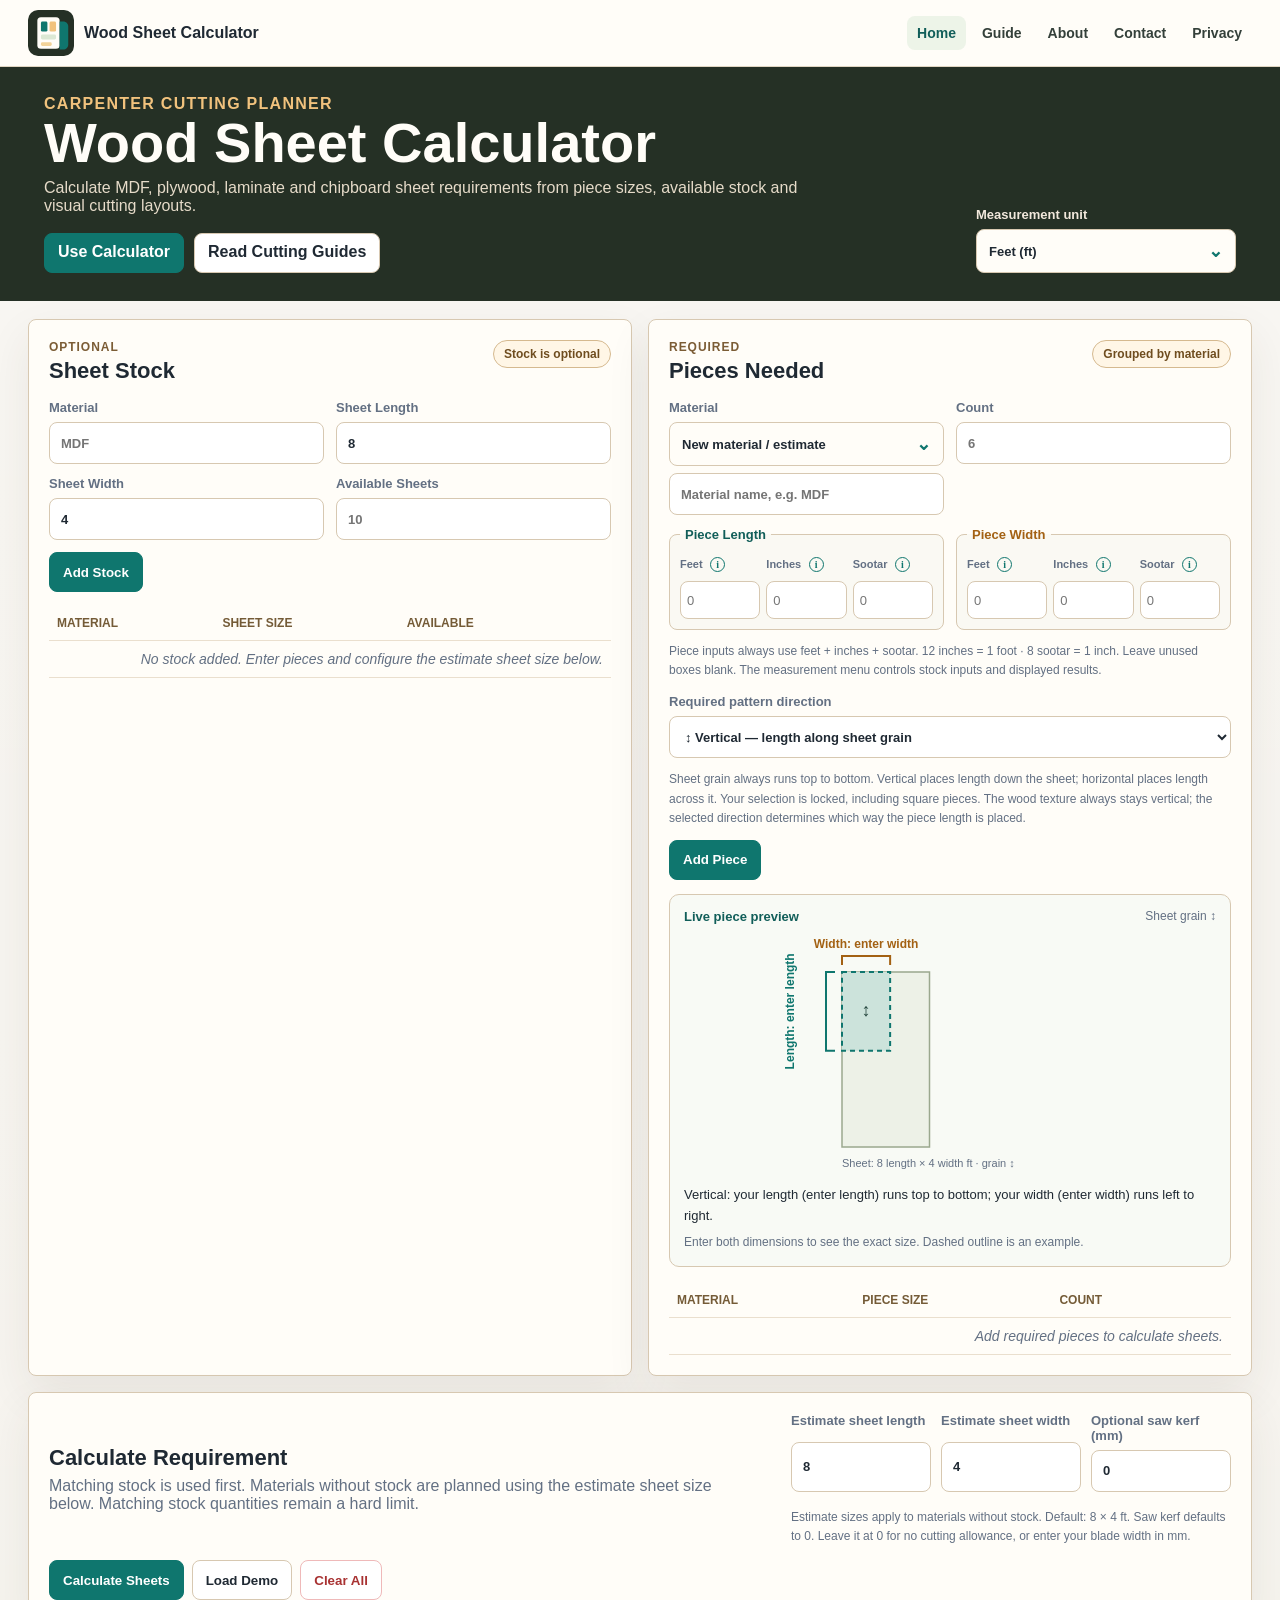
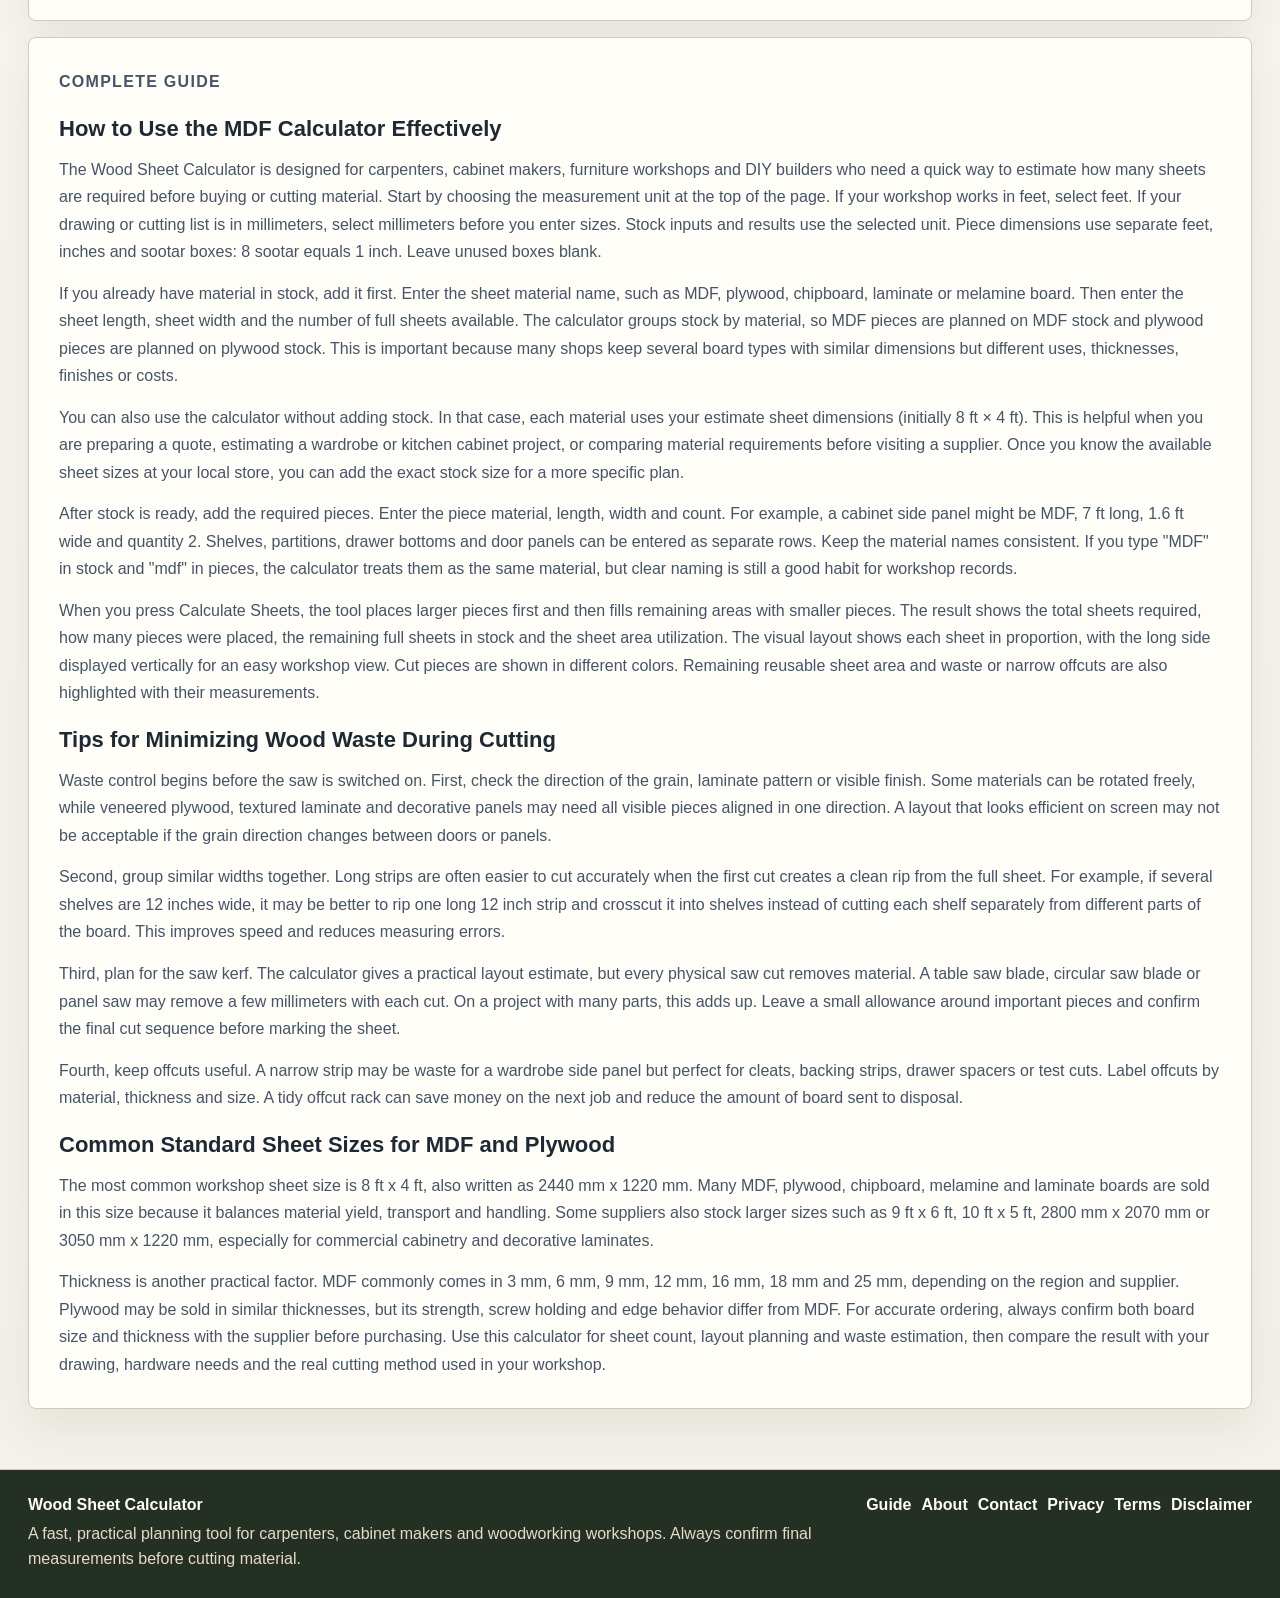
<file: index.html>
<!doctype html>
<html lang="en">
  <head>
    <meta charset="UTF-8" />
    <meta name="viewport" content="width=device-width, initial-scale=1.0" />
    <title>Wood Sheet Calculator | MDF, Plywood & Chipboard Cutting Planner</title>
    <meta
      name="description"
      content="Free Wood Sheet Calculator. Plan MDF, plywood, laminate and chipboard sheets, cutting layouts, stock use, waste and required pieces."
    />
    <meta name="robots" content="index, follow, max-image-preview:large" />
    <meta name="theme-color" content="#253025" />
    <meta property="og:type" content="website" />
    <meta property="og:site_name" content="Wood Sheet Calculator" />
    <meta property="og:title" content="Wood Sheet Calculator" />
    <meta
      property="og:description"
      content="A practical sheet cutting calculator for carpenters, cabinet makers and workshops."
    />
    <meta name="twitter:card" content="summary" />
    <meta name="twitter:title" content="Wood Sheet Calculator" />
    <meta
      name="twitter:description"
      content="Calculate sheet requirements, stock use, waste and visual cutting layouts."
    />
    <link rel="icon" href="assets/favicon.svg" type="image/svg+xml" />
    <link rel="stylesheet" href="styles.css?v=unit-help-1" />
    <script type="application/ld+json">
      {
        "@context": "https://schema.org",
        "@type": "WebApplication",
        "name": "Wood Sheet Calculator",
        "applicationCategory": "BusinessApplication",
        "operatingSystem": "Any",
        "publisher": {
          "@type": "Organization",
          "name": "Wood Sheet Calculator"
        },
        "description": "Wood Sheet Calculator helps carpenters calculate MDF, plywood, laminate and chipboard sheet requirements, cutting layouts, stock usage, waste pieces and remaining sheet area.",
        "featureList": [
          "Calculate required wood sheets from piece sizes and counts",
          "Use optional stock by material",
          "Plan MDF, plywood, laminate and chipboard sheets",
          "Show visual sheet cutting layouts",
          "Highlight cut pieces, waste and remaining sheet area",
          "Support feet, inches, meters, centimeters and millimeters"
        ],
        "offers": {
          "@type": "Offer",
          "price": "0",
          "priceCurrency": "USD"
        }
      }
    </script>
  </head>
  <body>
    <header class="site-header">
      <nav class="nav-bar" aria-label="Primary navigation">
        <a class="brand" href="index.html" aria-label="Wood Sheet Calculator home">
          <img src="assets/favicon.svg" alt="" width="46" height="46" />
          <div>Wood Sheet Calculator </div>
        </a>
        <div class="nav-links">
          <a class="active" href="index.html">Home</a>
          <a href="guide.html">Guide</a>
          <a href="about.html">About</a>
          <a href="contact.html">Contact</a>
          <a href="privacy-policy.html">Privacy</a>
        </div>
      </nav>
    </header>

    <section class="app-header">
      <div>
        <p class="eyebrow">Carpenter cutting planner</p>
        <h1>Wood Sheet Calculator</h1>
        <p>
          Calculate MDF, plywood, laminate and chipboard sheet requirements from
          piece sizes, available stock and visual cutting layouts.
        </p>
        <div class="hero-actions">
          <a class="btn btn-primary" href="#calculator">Use Calculator</a>
          <a class="btn" href="guide.html">Read Cutting Guides</a>
        </div>
      </div>
      <div class="unit-control">
        Measurement unit
        <select id="unit-select" hidden aria-label="Measurement unit">
          <option value="ft">Feet (ft)</option>
          <option value="in">Inches (in)</option>
          <option value="m">Meters (m)</option>
          <option value="cm">Centimeters (cm)</option>
          <option value="mm">Millimeters (mm)</option>
        </select>
        <details class="material-picker unit-picker" id="unit-menu"><summary aria-label="Measurement unit"><span id="unit-selection">Feet (ft)</span><span aria-hidden="true">⌄</span></summary><div id="unit-options" class="material-options" role="group" aria-label="Measurement units"></div></details>
      </div>
    </section>

    <main id="calculator">
      <section class="workspace" aria-label="Wood sheet calculator form">
        <div class="panel input-panel">
          <div class="section-title">
            <div>
              <p class="eyebrow">Optional</p>
              <h2>Sheet Stock</h2>
            </div>
            <span class="pill">Stock is optional</span>
          </div>

          <div class="form-grid stock-grid">
            <label>
              Material
              <input id="stock-material" type="text" placeholder="MDF" />
            </label>
            <label>
              Sheet Length
              <input id="stock-length" value="8" type="number" min="0.01" step="any" placeholder="8" />
            </label>
            <label>
              Sheet Width
              <input id="stock-width" value="4" type="number" min="0.01" step="any" placeholder="4" />
            </label>
            <label>
              Available Sheets
              <input id="stock-count" type="number" min="1" step="1" placeholder="10" />
            </label>
          </div>

          <button id="add-stock" class="btn btn-primary" type="button">Add Stock</button>

          <div class="table-wrap">
            <table id="stock-table">
              <thead>
                <tr>
                  <th>Material</th>
                  <th>Sheet size</th>
                  <th>Available</th>
                  <th></th>
                </tr>
              </thead>
              <tbody></tbody>
            </table>
          </div>
        </div>

        <div class="panel input-panel">
          <div class="section-title">
            <div>
              <p class="eyebrow">Required</p>
              <h2>Pieces Needed</h2>
            </div>
            <span class="pill">Grouped by material</span>
          </div>

          <div class="form-grid piece-grid">
            <div class="material-field">
              Material
              <select id="stock-material-picker" hidden aria-label="Choose stock material"><option value="">New material / estimate</option></select><details class="material-picker" id="material-menu"><summary aria-label="Choose stock material"><span id="material-selection">New material / estimate</span><span aria-hidden="true">⌄</span></summary><div id="material-options" class="material-options" role="group" aria-label="Materials"></div></details><input id="piece-material" type="text" placeholder="Material name, e.g. MDF" />
            </div>
            <fieldset class="dimension-inputs dimension-length">
              <legend>Piece Length</legend>
              <div class="dimension-parts">
                <div class="unit-input"><div class="unit-caption"><label for="piece-length-feet">Feet</label><button type="button" class="unit-info" data-unit-info="feet" aria-label="About feet for piece length" aria-controls="unit-help-popup" aria-expanded="false"><span aria-hidden="true">i</span></button></div><input id="piece-length-feet" aria-label="Piece length feet" type="number" inputmode="decimal" min="0" step="any" placeholder="0" /></div>
                <div class="unit-input"><div class="unit-caption"><label for="piece-length-inches">Inches</label><button type="button" class="unit-info" data-unit-info="inches" aria-label="About inches for piece length" aria-controls="unit-help-popup" aria-expanded="false"><span aria-hidden="true">i</span></button></div><input id="piece-length-inches" aria-label="Piece length inches" type="number" inputmode="decimal" min="0" step="any" placeholder="0" /></div>
                <div class="unit-input"><div class="unit-caption"><label for="piece-length-sootar">Sootar</label><button type="button" class="unit-info" data-unit-info="sootar" aria-label="About sootar for piece length" aria-controls="unit-help-popup" aria-expanded="false"><span aria-hidden="true">i</span></button></div><input id="piece-length-sootar" aria-label="Piece length sootar" type="number" inputmode="decimal" min="0" step="any" placeholder="0" /></div>
              </div>
            </fieldset>
            <fieldset class="dimension-inputs dimension-width">
              <legend>Piece Width</legend>
              <div class="dimension-parts">
                <div class="unit-input"><div class="unit-caption"><label for="piece-width-feet">Feet</label><button type="button" class="unit-info" data-unit-info="feet" aria-label="About feet for piece width" aria-controls="unit-help-popup" aria-expanded="false"><span aria-hidden="true">i</span></button></div><input id="piece-width-feet" aria-label="Piece width feet" type="number" inputmode="decimal" min="0" step="any" placeholder="0" /></div>
                <div class="unit-input"><div class="unit-caption"><label for="piece-width-inches">Inches</label><button type="button" class="unit-info" data-unit-info="inches" aria-label="About inches for piece width" aria-controls="unit-help-popup" aria-expanded="false"><span aria-hidden="true">i</span></button></div><input id="piece-width-inches" aria-label="Piece width inches" type="number" inputmode="decimal" min="0" step="any" placeholder="0" /></div>
                <div class="unit-input"><div class="unit-caption"><label for="piece-width-sootar">Sootar</label><button type="button" class="unit-info" data-unit-info="sootar" aria-label="About sootar for piece width" aria-controls="unit-help-popup" aria-expanded="false"><span aria-hidden="true">i</span></button></div><input id="piece-width-sootar" aria-label="Piece width sootar" type="number" inputmode="decimal" min="0" step="any" placeholder="0" /></div>
              </div>
            </fieldset>
            <label>
              Count
              <input id="piece-qty" type="number" min="1" step="1" placeholder="6" />
            </label>
          </div>

          <p class="form-help dimension-help">Piece inputs always use feet + inches + sootar. 12 inches = 1 foot · 8 sootar = 1 inch. Leave unused boxes blank. The measurement menu controls stock inputs and displayed results.</p>
          <label class="direction-control">Required pattern direction
            <select id="piece-direction"><option value="vertical">↕ Vertical — length along sheet grain</option><option value="horizontal">↔ Horizontal — width along sheet grain</option></select>
          </label>
          <p class="form-help">Sheet grain always runs top to bottom. Vertical places length down the sheet; horizontal places length across it. Your selection is locked, including square pieces. The wood texture always stays vertical; the selected direction determines which way the piece length is placed.</p>
          <button id="add-piece" class="btn btn-primary" type="button">Add Piece</button>

          <section class="piece-preview" aria-label="Live piece dimension preview">
            <div class="preview-heading"><strong>Live piece preview</strong><span>Sheet grain ↕</span></div>
            <div id="piece-preview-diagram"></div>
            <p id="piece-preview-description" aria-live="polite"></p>
            <p id="piece-preview-sheet" class="form-help"></p>
          </section>

          <div class="table-wrap">
            <table id="piece-table">
              <thead>
                <tr>
                  <th>Material</th>
                  <th>Piece size</th>
                  <th>Count</th>
                  <th></th>
                </tr>
              </thead>
              <tbody></tbody>
            </table>
          </div>
        </div>
      </section>

      <section class="panel action-panel">
        <div>
          <h2>Calculate Requirement</h2>
          <p>
            Matching stock is used first. Materials without stock are planned
            using the estimate sheet size below. Matching stock quantities remain a hard limit.
          </p>
        </div>
        <div class="estimate-controls"><label>Estimate sheet length<input id="estimate-length" type="number" min="0.001" step="any" value="8"></label><label>Estimate sheet width<input id="estimate-width" type="number" min="0.001" step="any" value="4"></label><label>Optional saw kerf (mm)<input id="kerf" type="number" min="0" step="0.1" value="0"></label><p class="form-help">Estimate sizes apply to materials without stock. Default: 8 × 4 ft. Saw kerf defaults to 0. Leave it at 0 for no cutting allowance, or enter your blade width in mm.</p></div><div class="action-buttons">
          <button id="calculate" class="btn btn-calculate" type="button">Calculate Sheets</button>
          <button id="load-demo" class="btn" type="button">Load Demo</button>
          <button id="clear-all" class="btn btn-danger" type="button">Clear All</button>
        </div>
      </section>

      <section id="results" class="panel results hidden">
        <div class="section-title">
          <div>
            <p class="eyebrow">Cutting result</p>
            <h2>Sheets, Waste, and Remaining Stock</h2>
          </div>
          <span id="result-unit" class="pill"></span>
        </div>
        <div id="summary" class="summary"></div>
        <div id="warnings" class="warnings"></div>
        <div id="legend" class="legend"></div>
        <p class="form-help">Multi-pass guillotine packing compares piece orders and cut directions. It prioritizes fitting pieces, fewer sheets, less material consumed, a balance of reusable leftover area and larger continuous offcuts. Small jobs compare 120 layouts; large jobs compare 36. Offcuts narrower than 3 inches or smaller than 3.5% of their sheet are treated as waste; a mathematical optimum is not guaranteed. Hatched areas are offcuts; thin gaps are saw kerf when enabled. Diagram units: ′ = feet, ″ = inches, s = sootar. Use Enlarge dimensions for small parts. Every piece and numbered offcut has dimensions in the expanded list below its sheet.</p><div id="layouts" class="layouts"></div>
      </section>

      <section class="content-section" aria-label="MDF calculator guide">
        <article class="content-panel">
          <p class="eyebrow">Complete guide</p>
          <h2>How to Use the MDF Calculator Effectively</h2>
          <p>
            The Wood Sheet Calculator is designed for carpenters, cabinet
            makers, furniture workshops and DIY builders who need a quick way to
            estimate how many sheets are required before buying or cutting
            material. Start by choosing the measurement unit at the top of the
            page. If your workshop works in feet, select feet. If your drawing
            or cutting list is in millimeters, select millimeters before you
            enter sizes. Stock inputs and results use the selected unit. Piece dimensions use separate feet, inches and sootar boxes: 8 sootar equals 1 inch. Leave unused boxes blank.
          </p>
          <p>
            If you already have material in stock, add it first. Enter the sheet
            material name, such as MDF, plywood, chipboard, laminate or
            melamine board. Then enter the sheet length, sheet width and the
            number of full sheets available. The calculator groups stock by
            material, so MDF pieces are planned on MDF stock and plywood pieces
            are planned on plywood stock. This is important because many shops
            keep several board types with similar dimensions but different
            uses, thicknesses, finishes or costs.
          </p>
          <p>
            You can also use the calculator without adding stock. In that case,
            each material uses your estimate sheet dimensions (initially 8 ft × 4 ft). This is
            helpful when you are preparing a quote, estimating a wardrobe or
            kitchen cabinet project, or comparing material requirements before
            visiting a supplier. Once you know the available sheet sizes at your
            local store, you can add the exact stock size for a more specific
            plan.
          </p>
          <p>
            After stock is ready, add the required pieces. Enter the piece
            material, length, width and count. For example, a cabinet side panel
            might be MDF, 7 ft long, 1.6 ft wide and quantity 2. Shelves,
            partitions, drawer bottoms and door panels can be entered as
            separate rows. Keep the material names consistent. If you type
            "MDF" in stock and "mdf" in pieces, the calculator treats them as
            the same material, but clear naming is still a good habit for
            workshop records.
          </p>
          <p>
            When you press Calculate Sheets, the tool places larger pieces first
            and then fills remaining areas with smaller pieces. The result
            shows the total sheets required, how many pieces were placed, the
            remaining full sheets in stock and the sheet area utilization. The
            visual layout shows each sheet in proportion, with the long side
            displayed vertically for an easy workshop view. Cut pieces are shown
            in different colors. Remaining reusable sheet area and waste or
            narrow offcuts are also highlighted with their measurements.
          </p>

          <h2>Tips for Minimizing Wood Waste During Cutting</h2>
          <p>
            Waste control begins before the saw is switched on. First, check
            the direction of the grain, laminate pattern or visible finish. Some
            materials can be rotated freely, while veneered plywood, textured
            laminate and decorative panels may need all visible pieces aligned
            in one direction. A layout that looks efficient on screen may not be
            acceptable if the grain direction changes between doors or panels.
          </p>
          <p>
            Second, group similar widths together. Long strips are often easier
            to cut accurately when the first cut creates a clean rip from the
            full sheet. For example, if several shelves are 12 inches wide, it
            may be better to rip one long 12 inch strip and crosscut it into
            shelves instead of cutting each shelf separately from different
            parts of the board. This improves speed and reduces measuring
            errors.
          </p>
          <p>
            Third, plan for the saw kerf. The calculator gives a practical
            layout estimate, but every physical saw cut removes material. A
            table saw blade, circular saw blade or panel saw may remove a few
            millimeters with each cut. On a project with many parts, this adds
            up. Leave a small allowance around important pieces and confirm the
            final cut sequence before marking the sheet.
          </p>
          <p>
            Fourth, keep offcuts useful. A narrow strip may be waste for a
            wardrobe side panel but perfect for cleats, backing strips, drawer
            spacers or test cuts. Label offcuts by material, thickness and size.
            A tidy offcut rack can save money on the next job and reduce the
            amount of board sent to disposal.
          </p>

          <h2>Common Standard Sheet Sizes for MDF and Plywood</h2>
          <p>
            The most common workshop sheet size is 8 ft x 4 ft, also written as
            2440 mm x 1220 mm. Many MDF, plywood, chipboard, melamine and
            laminate boards are sold in this size because it balances material
            yield, transport and handling. Some suppliers also stock larger
            sizes such as 9 ft x 6 ft, 10 ft x 5 ft, 2800 mm x 2070 mm or 3050
            mm x 1220 mm, especially for commercial cabinetry and decorative
            laminates.
          </p>
          <p>
            Thickness is another practical factor. MDF commonly comes in 3 mm,
            6 mm, 9 mm, 12 mm, 16 mm, 18 mm and 25 mm, depending on the region
            and supplier. Plywood may be sold in similar thicknesses, but its
            strength, screw holding and edge behavior differ from MDF. For
            accurate ordering, always confirm both board size and thickness with
            the supplier before purchasing. Use this calculator for sheet count,
            layout planning and waste estimation, then compare the result with
            your drawing, hardware needs and the real cutting method used in
            your workshop.
          </p>
        </article>
      </section>
    </main>

    <footer class="site-footer">
      <div class="footer-inner">
        <div>
          <strong>Wood Sheet Calculator</strong>
          <p>
            A fast, practical planning tool for carpenters, cabinet makers and
            woodworking workshops. Always confirm final measurements before
            cutting material.
          </p>
        </div>
        <div class="footer-links">
          <a href="guide.html">Guide</a>
          <a href="about.html">About</a>
          <a href="contact.html">Contact</a>
          <a href="privacy-policy.html">Privacy</a>
          <a href="terms-of-service.html">Terms</a>
          <a href="disclaimer.html">Disclaimer</a>
        </div>
      </div>
    </footer>

    <aside id="unit-help-popup" class="unit-help-popup" popover="manual" role="dialog" aria-labelledby="unit-help-title">
      <div class="unit-help-heading"><strong id="unit-help-title"></strong><button type="button" id="unit-help-close" aria-label="Close measurement help">×</button></div>
      <p id="unit-help-text"></p>
    </aside>
    <script src="script.js?v=unit-help-1" defer></script>
  </body>
</html>
</file>
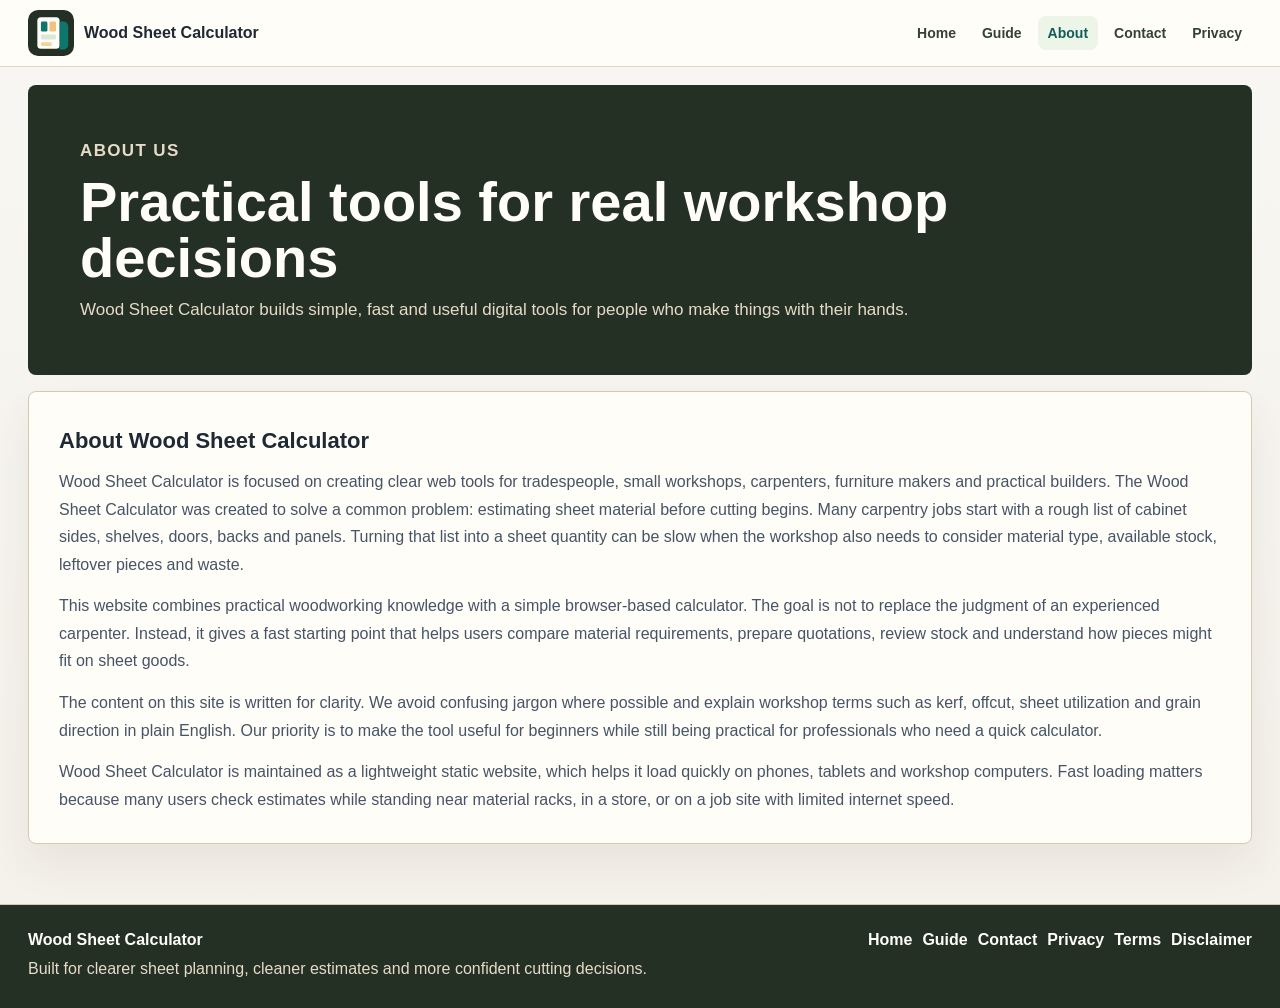
<file: about.html>
<!doctype html>
<html lang="en">
  <head>
    <meta charset="UTF-8" />
    <meta name="viewport" content="width=device-width, initial-scale=1.0" />
    <title>About Wood Sheet Calculator | Wood Sheet Calculator</title>
    <meta
      name="description"
      content="Learn about Wood Sheet Calculator, the team behind Wood Sheet Calculator, a practical planning tool for carpenters and woodworking workshops."
    />
    <meta name="robots" content="index, follow, max-image-preview:large" />
    <link rel="icon" href="assets/favicon.svg" type="image/svg+xml" />
    <link rel="stylesheet" href="styles.css" />
  </head>
  <body>
    <header class="site-header">
      <nav class="nav-bar" aria-label="Primary navigation">
        <a class="brand" href="index.html">
          <img src="assets/favicon.svg" alt="" width="46" height="46" />
          <div>Wood Sheet Calculator </div>
        </a>
        <div class="nav-links">
          <a href="index.html">Home</a>
          <a href="guide.html">Guide</a>
          <a class="active" href="about.html">About</a>
          <a href="contact.html">Contact</a>
          <a href="privacy-policy.html">Privacy</a>
        </div>
      </nav>
    </header>

    <main>
      <section class="page-hero">
        <p class="eyebrow">About us</p>
        <h1>Practical tools for real workshop decisions</h1>
        <p>
          Wood Sheet Calculator builds simple, fast and useful digital tools for people
          who make things with their hands.
        </p>
      </section>

      <article class="content-panel">
        <h2>About Wood Sheet Calculator</h2>
        <p>
          Wood Sheet Calculator is focused on creating clear web tools for tradespeople,
          small workshops, carpenters, furniture makers and practical builders.
          The Wood Sheet Calculator was created to solve a common problem:
          estimating sheet material before cutting begins. Many carpentry jobs
          start with a rough list of cabinet sides, shelves, doors, backs and
          panels. Turning that list into a sheet quantity can be slow when the
          workshop also needs to consider material type, available stock,
          leftover pieces and waste.
        </p>
        <p>
          This website combines practical woodworking knowledge with a simple
          browser-based calculator. The goal is not to replace the judgment of
          an experienced carpenter. Instead, it gives a fast starting point that
          helps users compare material requirements, prepare quotations, review
          stock and understand how pieces might fit on sheet goods.
        </p>
        <p>
          The content on this site is written for clarity. We avoid confusing
          jargon where possible and explain workshop terms such as kerf, offcut,
          sheet utilization and grain direction in plain English. Our priority
          is to make the tool useful for beginners while still being practical
          for professionals who need a quick calculator.
        </p>
        <p>
          Wood Sheet Calculator is maintained as a lightweight static website,
          which helps it load quickly on phones, tablets and workshop computers.
          Fast loading matters because many users check estimates while standing
          near material racks, in a store, or on a job site with limited
          internet speed.
        </p>
      </article>
    </main>

    <footer class="site-footer">
      <div class="footer-inner">
        <div>
          <strong>Wood Sheet Calculator</strong>
          <p>Built for clearer sheet planning, cleaner estimates and more confident cutting decisions.</p>
        </div>
        <div class="footer-links">
          <a href="index.html">Home</a>
          <a href="guide.html">Guide</a>
          <a href="contact.html">Contact</a>
          <a href="privacy-policy.html">Privacy</a>
          <a href="terms-of-service.html">Terms</a>
          <a href="disclaimer.html">Disclaimer</a>
        </div>
      </div>
    </footer>
  </body>
</html>
</file>
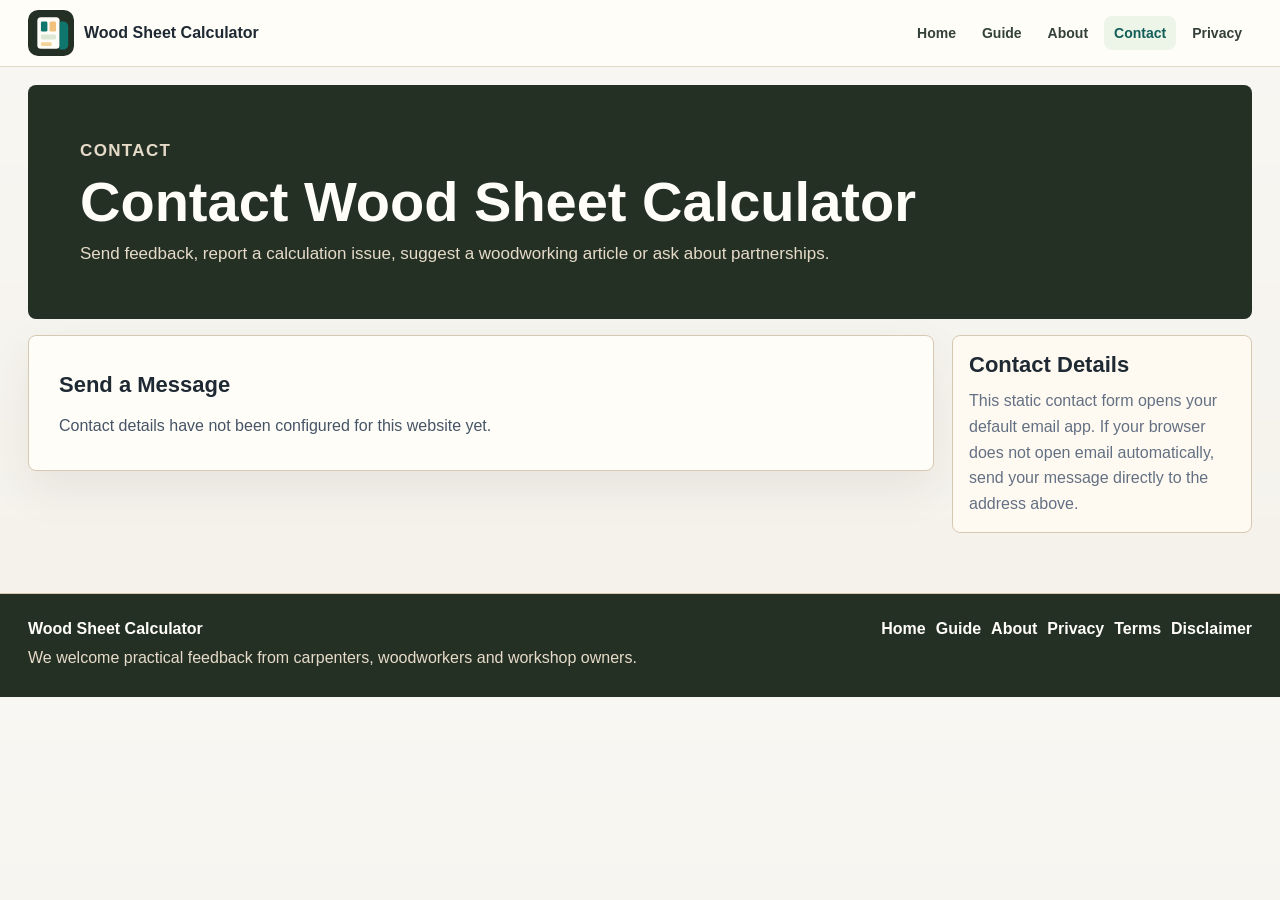
<file: contact.html>
<!doctype html>
<html lang="en">
  <head>
    <meta charset="UTF-8" />
    <meta name="viewport" content="width=device-width, initial-scale=1.0" />
    <title>Contact Wood Sheet Calculator | Wood Sheet Calculator Support</title>
    <meta
      name="description"
      content="Contact Wood Sheet Calculator for questions, feedback, calculator improvements, advertising inquiries or woodworking guide suggestions."
    />
    <meta name="robots" content="index, follow, max-image-preview:large" />
    <link rel="icon" href="assets/favicon.svg" type="image/svg+xml" />
    <link rel="stylesheet" href="styles.css" />
  </head>
  <body>
    <header class="site-header">
      <nav class="nav-bar" aria-label="Primary navigation">
        <a class="brand" href="index.html">
          <img src="assets/favicon.svg" alt="" width="46" height="46" />
          <div>Wood Sheet Calculator </div>
        </a>
        <div class="nav-links">
          <a href="index.html">Home</a>
          <a href="guide.html">Guide</a>
          <a href="about.html">About</a>
          <a class="active" href="contact.html">Contact</a>
          <a href="privacy-policy.html">Privacy</a>
        </div>
      </nav>
    </header>

    <main>
      <section class="page-hero">
        <p class="eyebrow">Contact</p>
        <h1>Contact Wood Sheet Calculator</h1>
        <p>
          Send feedback, report a calculation issue, suggest a woodworking
          article or ask about partnerships.
        </p>
      </section>

      <section class="article-layout">
        <article class="content-panel">
          <h2>Send a Message</h2>
          <p>Contact details have not been configured for this website yet.</p>
        </article>
        <aside class="side-note">
          <h2>Contact Details</h2>
          
          <p>
            This static contact form opens your default email app. If your
            browser does not open email automatically, send your message
            directly to the address above.
          </p>
        </aside>
      </section>
    </main>

    <footer class="site-footer">
      <div class="footer-inner">
        <div>
          <strong>Wood Sheet Calculator</strong>
          <p>We welcome practical feedback from carpenters, woodworkers and workshop owners.</p>
        </div>
        <div class="footer-links">
          <a href="index.html">Home</a>
          <a href="guide.html">Guide</a>
          <a href="about.html">About</a>
          <a href="privacy-policy.html">Privacy</a>
          <a href="terms-of-service.html">Terms</a>
          <a href="disclaimer.html">Disclaimer</a>
        </div>
      </div>
    </footer>
  </body>
</html>
</file>
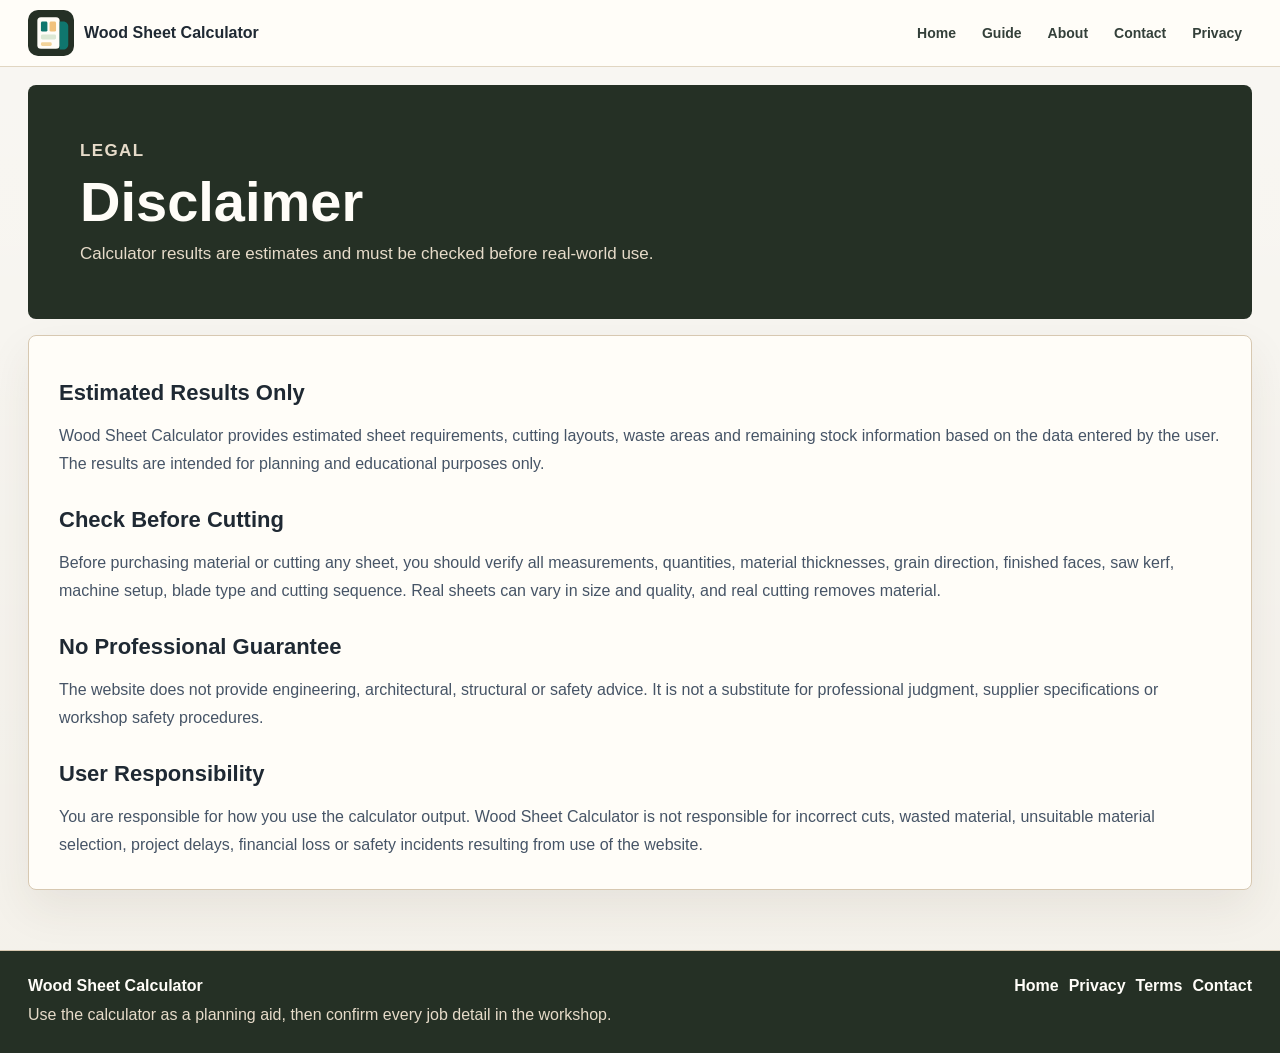
<file: disclaimer.html>
<!doctype html>
<html lang="en">
  <head>
    <meta charset="UTF-8" />
    <meta name="viewport" content="width=device-width, initial-scale=1.0" />
    <title>Disclaimer | Wood Sheet Calculator Estimates</title>
    <meta
      name="description"
      content="Read the Wood Sheet Calculator disclaimer. Calculator results are estimates and should be checked before buying or cutting material."
    />
    <meta name="robots" content="index, follow, max-image-preview:large" />
    <link rel="icon" href="assets/favicon.svg" type="image/svg+xml" />
    <link rel="stylesheet" href="styles.css" />
  </head>
  <body>
    <header class="site-header"><nav class="nav-bar" aria-label="Primary navigation"><a class="brand" href="index.html"><img src="assets/favicon.svg" alt="" width="46" height="46" /><div>Wood Sheet Calculator </div></a><div class="nav-links"><a href="index.html">Home</a><a href="guide.html">Guide</a><a href="about.html">About</a><a href="contact.html">Contact</a><a href="privacy-policy.html">Privacy</a></div></nav></header>
    <main>
      <section class="page-hero">
        <p class="eyebrow">Legal</p>
        <h1>Disclaimer</h1>
        <p>Calculator results are estimates and must be checked before real-world use.</p>
      </section>
      <article class="content-panel article-body">
        <h2>Estimated Results Only</h2>
        <p>
          Wood Sheet Calculator provides estimated sheet requirements, cutting
          layouts, waste areas and remaining stock information based on the data
          entered by the user. The results are intended for planning and
          educational purposes only.
        </p>
        <h2>Check Before Cutting</h2>
        <p>
          Before purchasing material or cutting any sheet, you should verify all
          measurements, quantities, material thicknesses, grain direction,
          finished faces, saw kerf, machine setup, blade type and cutting
          sequence. Real sheets can vary in size and quality, and real cutting
          removes material.
        </p>
        <h2>No Professional Guarantee</h2>
        <p>
          The website does not provide engineering, architectural, structural or
          safety advice. It is not a substitute for professional judgment,
          supplier specifications or workshop safety procedures.
        </p>
        <h2>User Responsibility</h2>
        <p>
          You are responsible for how you use the calculator output. Wood Sheet Calculator
          is not responsible for incorrect cuts, wasted material, unsuitable
          material selection, project delays, financial loss or safety incidents
          resulting from use of the website.
        </p>
      </article>
    </main>
    <footer class="site-footer"><div class="footer-inner"><div><strong>Wood Sheet Calculator</strong><p>Use the calculator as a planning aid, then confirm every job detail in the workshop.</p></div><div class="footer-links"><a href="index.html">Home</a><a href="privacy-policy.html">Privacy</a><a href="terms-of-service.html">Terms</a><a href="contact.html">Contact</a></div></div></footer>
  </body>
</html>
</file>
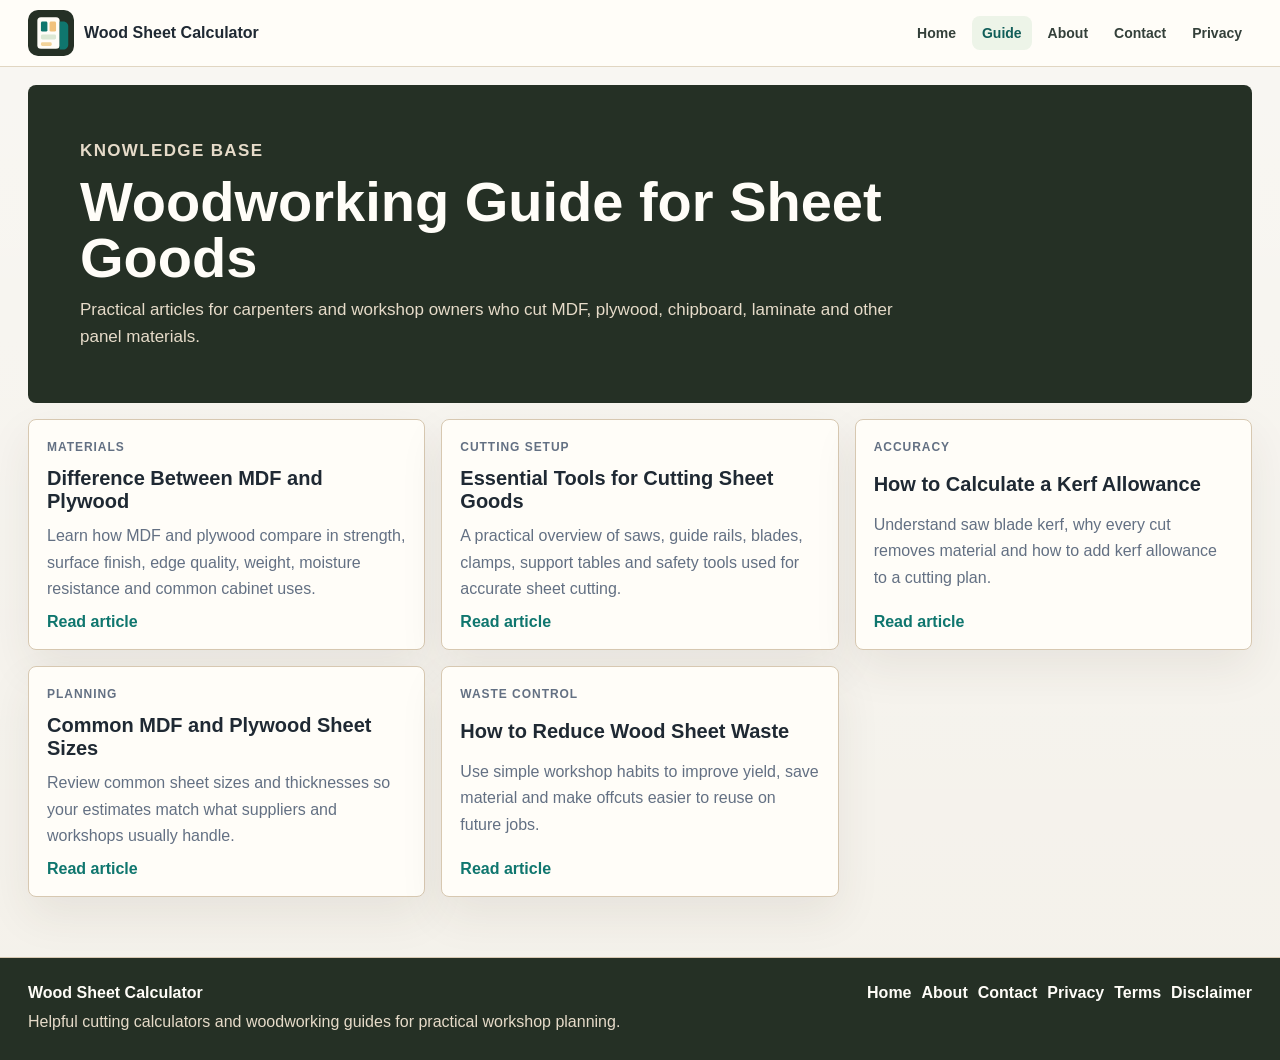
<file: guide.html>
<!doctype html>
<html lang="en">
  <head>
    <meta charset="UTF-8" />
    <meta name="viewport" content="width=device-width, initial-scale=1.0" />
    <title>Woodworking Guide | MDF, Plywood and Sheet Cutting Tips</title>
    <meta
      name="description"
      content="Read practical woodworking guides about MDF, plywood, sheet cutting tools, kerf allowance, standard sheet sizes and waste reduction."
    />
    <meta name="robots" content="index, follow, max-image-preview:large" />
    <link rel="icon" href="assets/favicon.svg" type="image/svg+xml" />
    <link rel="stylesheet" href="styles.css" />
  </head>
  <body>
    <header class="site-header">
      <nav class="nav-bar" aria-label="Primary navigation">
        <a class="brand" href="index.html">
          <img src="assets/favicon.svg" alt="" width="46" height="46" />
          <div>Wood Sheet Calculator </div>
        </a>
        <div class="nav-links">
          <a href="index.html">Home</a>
          <a class="active" href="guide.html">Guide</a>
          <a href="about.html">About</a>
          <a href="contact.html">Contact</a>
          <a href="privacy-policy.html">Privacy</a>
        </div>
      </nav>
    </header>

    <main>
      <section class="page-hero">
        <p class="eyebrow">Knowledge base</p>
        <h1>Woodworking Guide for Sheet Goods</h1>
        <p>
          Practical articles for carpenters and workshop owners who cut MDF,
          plywood, chipboard, laminate and other panel materials.
        </p>
      </section>

      <section class="article-grid" aria-label="Guide articles">
        <article class="article-card">
          <p class="eyebrow">Materials</p>
          <h2>Difference Between MDF and Plywood</h2>
          <p>
            Learn how MDF and plywood compare in strength, surface finish, edge
            quality, weight, moisture resistance and common cabinet uses.
          </p>
          <a href="mdf-vs-plywood.html">Read article</a>
        </article>
        <article class="article-card">
          <p class="eyebrow">Cutting setup</p>
          <h2>Essential Tools for Cutting Sheet Goods</h2>
          <p>
            A practical overview of saws, guide rails, blades, clamps, support
            tables and safety tools used for accurate sheet cutting.
          </p>
          <a href="sheet-goods-cutting-tools.html">Read article</a>
        </article>
        <article class="article-card">
          <p class="eyebrow">Accuracy</p>
          <h2>How to Calculate a Kerf Allowance</h2>
          <p>
            Understand saw blade kerf, why every cut removes material and how
            to add kerf allowance to a cutting plan.
          </p>
          <a href="kerf-allowance.html">Read article</a>
        </article>
        <article class="article-card">
          <p class="eyebrow">Planning</p>
          <h2>Common MDF and Plywood Sheet Sizes</h2>
          <p>
            Review common sheet sizes and thicknesses so your estimates match
            what suppliers and workshops usually handle.
          </p>
          <a href="standard-sheet-sizes.html">Read article</a>
        </article>
        <article class="article-card">
          <p class="eyebrow">Waste control</p>
          <h2>How to Reduce Wood Sheet Waste</h2>
          <p>
            Use simple workshop habits to improve yield, save material and make
            offcuts easier to reuse on future jobs.
          </p>
          <a href="wood-waste-minimization.html">Read article</a>
        </article>
      </section>
    </main>

    <footer class="site-footer">
      <div class="footer-inner">
        <div>
          <strong>Wood Sheet Calculator</strong>
          <p>Helpful cutting calculators and woodworking guides for practical workshop planning.</p>
        </div>
        <div class="footer-links">
          <a href="index.html">Home</a>
          <a href="about.html">About</a>
          <a href="contact.html">Contact</a>
          <a href="privacy-policy.html">Privacy</a>
          <a href="terms-of-service.html">Terms</a>
          <a href="disclaimer.html">Disclaimer</a>
        </div>
      </div>
    </footer>
  </body>
</html>
</file>
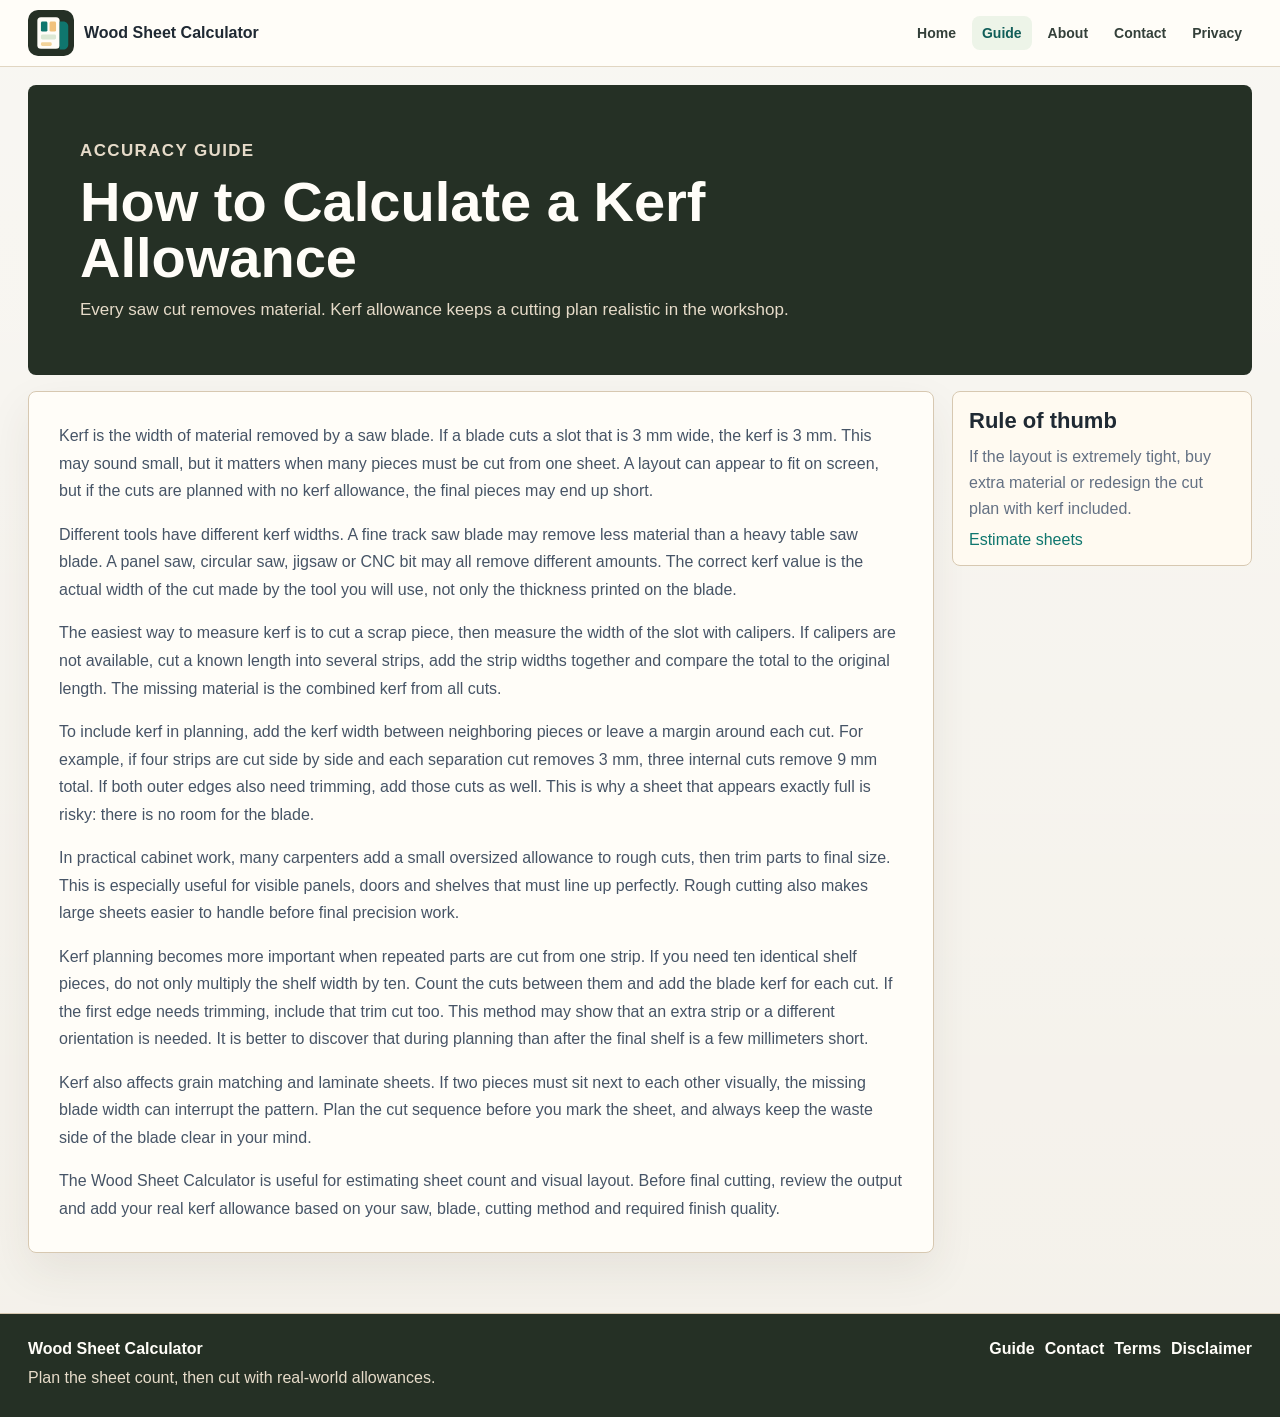
<file: kerf-allowance.html>
<!doctype html>
<html lang="en">
  <head>
    <meta charset="UTF-8" />
    <meta name="viewport" content="width=device-width, initial-scale=1.0" />
    <title>How to Calculate Kerf Allowance for Sheet Cutting</title>
    <meta
      name="description"
      content="Understand saw blade kerf, why it affects sheet cutting plans and how to include kerf allowance when cutting MDF and plywood."
    />
    <meta name="robots" content="index, follow, max-image-preview:large" />
    <link rel="icon" href="assets/favicon.svg" type="image/svg+xml" />
    <link rel="stylesheet" href="styles.css" />
  </head>
  <body>
    <header class="site-header"><nav class="nav-bar" aria-label="Primary navigation"><a class="brand" href="index.html"><img src="assets/favicon.svg" alt="" width="46" height="46" /><div>Wood Sheet Calculator </div></a><div class="nav-links"><a href="index.html">Home</a><a class="active" href="guide.html">Guide</a><a href="about.html">About</a><a href="contact.html">Contact</a><a href="privacy-policy.html">Privacy</a></div></nav></header>
    <main>
      <section class="page-hero">
        <p class="eyebrow">Accuracy guide</p>
        <h1>How to Calculate a Kerf Allowance</h1>
        <p>Every saw cut removes material. Kerf allowance keeps a cutting plan realistic in the workshop.</p>
      </section>
      <section class="article-layout">
        <article class="content-panel article-body">
          <p>
            Kerf is the width of material removed by a saw blade. If a blade
            cuts a slot that is 3 mm wide, the kerf is 3 mm. This may sound
            small, but it matters when many pieces must be cut from one sheet.
            A layout can appear to fit on screen, but if the cuts are planned
            with no kerf allowance, the final pieces may end up short.
          </p>
          <p>
            Different tools have different kerf widths. A fine track saw blade
            may remove less material than a heavy table saw blade. A panel saw,
            circular saw, jigsaw or CNC bit may all remove different amounts.
            The correct kerf value is the actual width of the cut made by the
            tool you will use, not only the thickness printed on the blade.
          </p>
          <p>
            The easiest way to measure kerf is to cut a scrap piece, then
            measure the width of the slot with calipers. If calipers are not
            available, cut a known length into several strips, add the strip
            widths together and compare the total to the original length. The
            missing material is the combined kerf from all cuts.
          </p>
          <p>
            To include kerf in planning, add the kerf width between neighboring
            pieces or leave a margin around each cut. For example, if four
            strips are cut side by side and each separation cut removes 3 mm,
            three internal cuts remove 9 mm total. If both outer edges also
            need trimming, add those cuts as well. This is why a sheet that
            appears exactly full is risky: there is no room for the blade.
          </p>
          <p>
            In practical cabinet work, many carpenters add a small oversized
            allowance to rough cuts, then trim parts to final size. This is
            especially useful for visible panels, doors and shelves that must
            line up perfectly. Rough cutting also makes large sheets easier to
            handle before final precision work.
          </p>
          <p>
            Kerf planning becomes more important when repeated parts are cut
            from one strip. If you need ten identical shelf pieces, do not only
            multiply the shelf width by ten. Count the cuts between them and
            add the blade kerf for each cut. If the first edge needs trimming,
            include that trim cut too. This method may show that an extra strip
            or a different orientation is needed. It is better to discover that
            during planning than after the final shelf is a few millimeters
            short.
          </p>
          <p>
            Kerf also affects grain matching and laminate sheets. If two pieces
            must sit next to each other visually, the missing blade width can
            interrupt the pattern. Plan the cut sequence before you mark the
            sheet, and always keep the waste side of the blade clear in your
            mind.
          </p>
          <p>
            The Wood Sheet Calculator is useful for estimating sheet count and
            visual layout. Before final cutting, review the output and add your
            real kerf allowance based on your saw, blade, cutting method and
            required finish quality.
          </p>
        </article>
        <aside class="side-note"><h2>Rule of thumb</h2><p>If the layout is extremely tight, buy extra material or redesign the cut plan with kerf included.</p><a href="index.html#calculator">Estimate sheets</a></aside>
      </section>
    </main>
    <footer class="site-footer"><div class="footer-inner"><div><strong>Wood Sheet Calculator</strong><p>Plan the sheet count, then cut with real-world allowances.</p></div><div class="footer-links"><a href="guide.html">Guide</a><a href="contact.html">Contact</a><a href="terms-of-service.html">Terms</a><a href="disclaimer.html">Disclaimer</a></div></div></footer>
  </body>
</html>
</file>
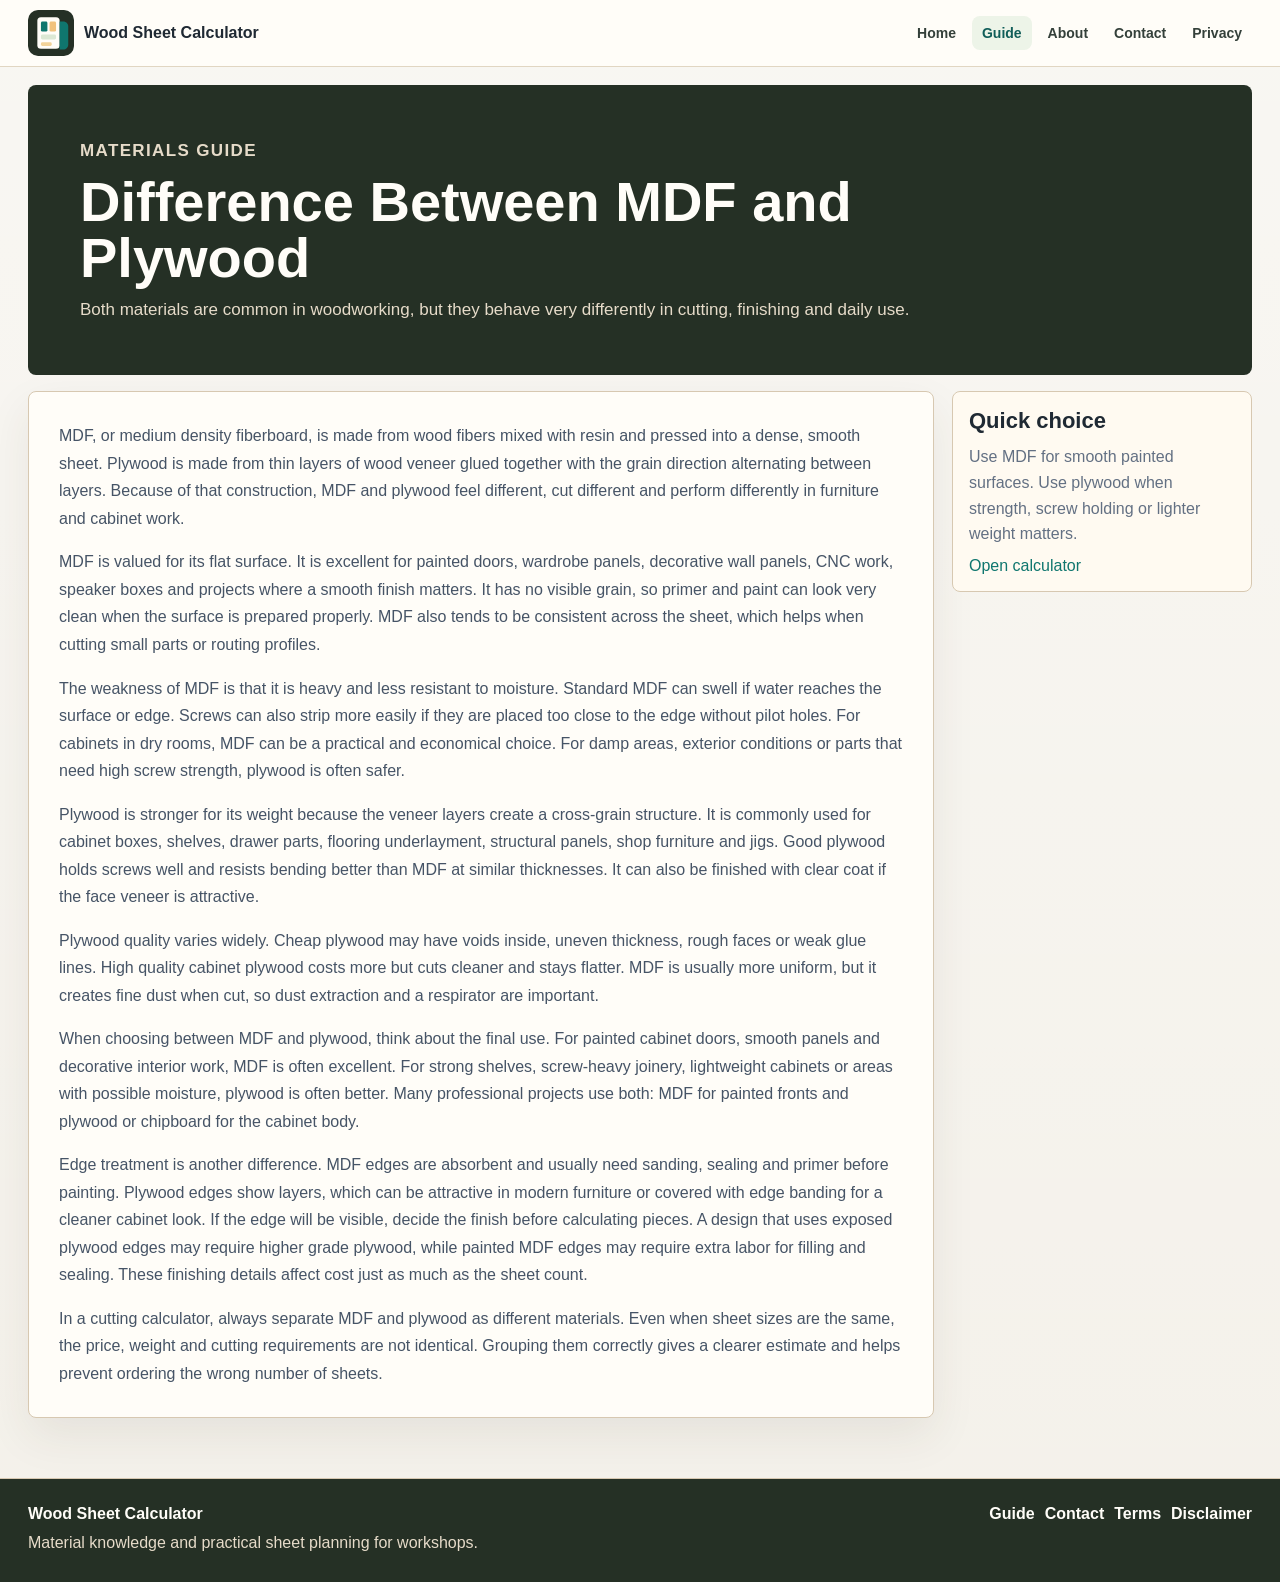
<file: mdf-vs-plywood.html>
<!doctype html>
<html lang="en">
  <head>
    <meta charset="UTF-8" />
    <meta name="viewport" content="width=device-width, initial-scale=1.0" />
    <title>MDF vs Plywood | Which Sheet Material Should You Use?</title>
    <meta
      name="description"
      content="Compare MDF and plywood for cabinet making, furniture, shelves, doors and workshop sheet cutting projects."
    />
    <meta name="robots" content="index, follow, max-image-preview:large" />
    <link rel="icon" href="assets/favicon.svg" type="image/svg+xml" />
    <link rel="stylesheet" href="styles.css" />
  </head>
  <body>
    <header class="site-header">
      <nav class="nav-bar" aria-label="Primary navigation">
        <a class="brand" href="index.html"><img src="assets/favicon.svg" alt="" width="46" height="46" /><div>Wood Sheet Calculator </div></a>
        <div class="nav-links"><a href="index.html">Home</a><a class="active" href="guide.html">Guide</a><a href="about.html">About</a><a href="contact.html">Contact</a><a href="privacy-policy.html">Privacy</a></div>
      </nav>
    </header>
    <main>
      <section class="page-hero">
        <p class="eyebrow">Materials guide</p>
        <h1>Difference Between MDF and Plywood</h1>
        <p>Both materials are common in woodworking, but they behave very differently in cutting, finishing and daily use.</p>
      </section>
      <section class="article-layout">
        <article class="content-panel article-body">
          <p>
            MDF, or medium density fiberboard, is made from wood fibers mixed
            with resin and pressed into a dense, smooth sheet. Plywood is made
            from thin layers of wood veneer glued together with the grain
            direction alternating between layers. Because of that construction,
            MDF and plywood feel different, cut different and perform
            differently in furniture and cabinet work.
          </p>
          <p>
            MDF is valued for its flat surface. It is excellent for painted
            doors, wardrobe panels, decorative wall panels, CNC work, speaker
            boxes and projects where a smooth finish matters. It has no visible
            grain, so primer and paint can look very clean when the surface is
            prepared properly. MDF also tends to be consistent across the sheet,
            which helps when cutting small parts or routing profiles.
          </p>
          <p>
            The weakness of MDF is that it is heavy and less resistant to
            moisture. Standard MDF can swell if water reaches the surface or
            edge. Screws can also strip more easily if they are placed too close
            to the edge without pilot holes. For cabinets in dry rooms, MDF can
            be a practical and economical choice. For damp areas, exterior
            conditions or parts that need high screw strength, plywood is often
            safer.
          </p>
          <p>
            Plywood is stronger for its weight because the veneer layers create
            a cross-grain structure. It is commonly used for cabinet boxes,
            shelves, drawer parts, flooring underlayment, structural panels,
            shop furniture and jigs. Good plywood holds screws well and resists
            bending better than MDF at similar thicknesses. It can also be
            finished with clear coat if the face veneer is attractive.
          </p>
          <p>
            Plywood quality varies widely. Cheap plywood may have voids inside,
            uneven thickness, rough faces or weak glue lines. High quality
            cabinet plywood costs more but cuts cleaner and stays flatter. MDF
            is usually more uniform, but it creates fine dust when cut, so dust
            extraction and a respirator are important.
          </p>
          <p>
            When choosing between MDF and plywood, think about the final use.
            For painted cabinet doors, smooth panels and decorative interior
            work, MDF is often excellent. For strong shelves, screw-heavy
            joinery, lightweight cabinets or areas with possible moisture,
            plywood is often better. Many professional projects use both: MDF
            for painted fronts and plywood or chipboard for the cabinet body.
          </p>
          <p>
            Edge treatment is another difference. MDF edges are absorbent and
            usually need sanding, sealing and primer before painting. Plywood
            edges show layers, which can be attractive in modern furniture or
            covered with edge banding for a cleaner cabinet look. If the edge
            will be visible, decide the finish before calculating pieces. A
            design that uses exposed plywood edges may require higher grade
            plywood, while painted MDF edges may require extra labor for
            filling and sealing. These finishing details affect cost just as
            much as the sheet count.
          </p>
          <p>
            In a cutting calculator, always separate MDF and plywood as
            different materials. Even when sheet sizes are the same, the price,
            weight and cutting requirements are not identical. Grouping them
            correctly gives a clearer estimate and helps prevent ordering the
            wrong number of sheets.
          </p>
        </article>
        <aside class="side-note">
          <h2>Quick choice</h2>
          <p>Use MDF for smooth painted surfaces. Use plywood when strength, screw holding or lighter weight matters.</p>
          <a href="index.html#calculator">Open calculator</a>
        </aside>
      </section>
    </main>
    <footer class="site-footer"><div class="footer-inner"><div><strong>Wood Sheet Calculator</strong><p>Material knowledge and practical sheet planning for workshops.</p></div><div class="footer-links"><a href="guide.html">Guide</a><a href="contact.html">Contact</a><a href="terms-of-service.html">Terms</a><a href="disclaimer.html">Disclaimer</a></div></div></footer>
  </body>
</html>
</file>
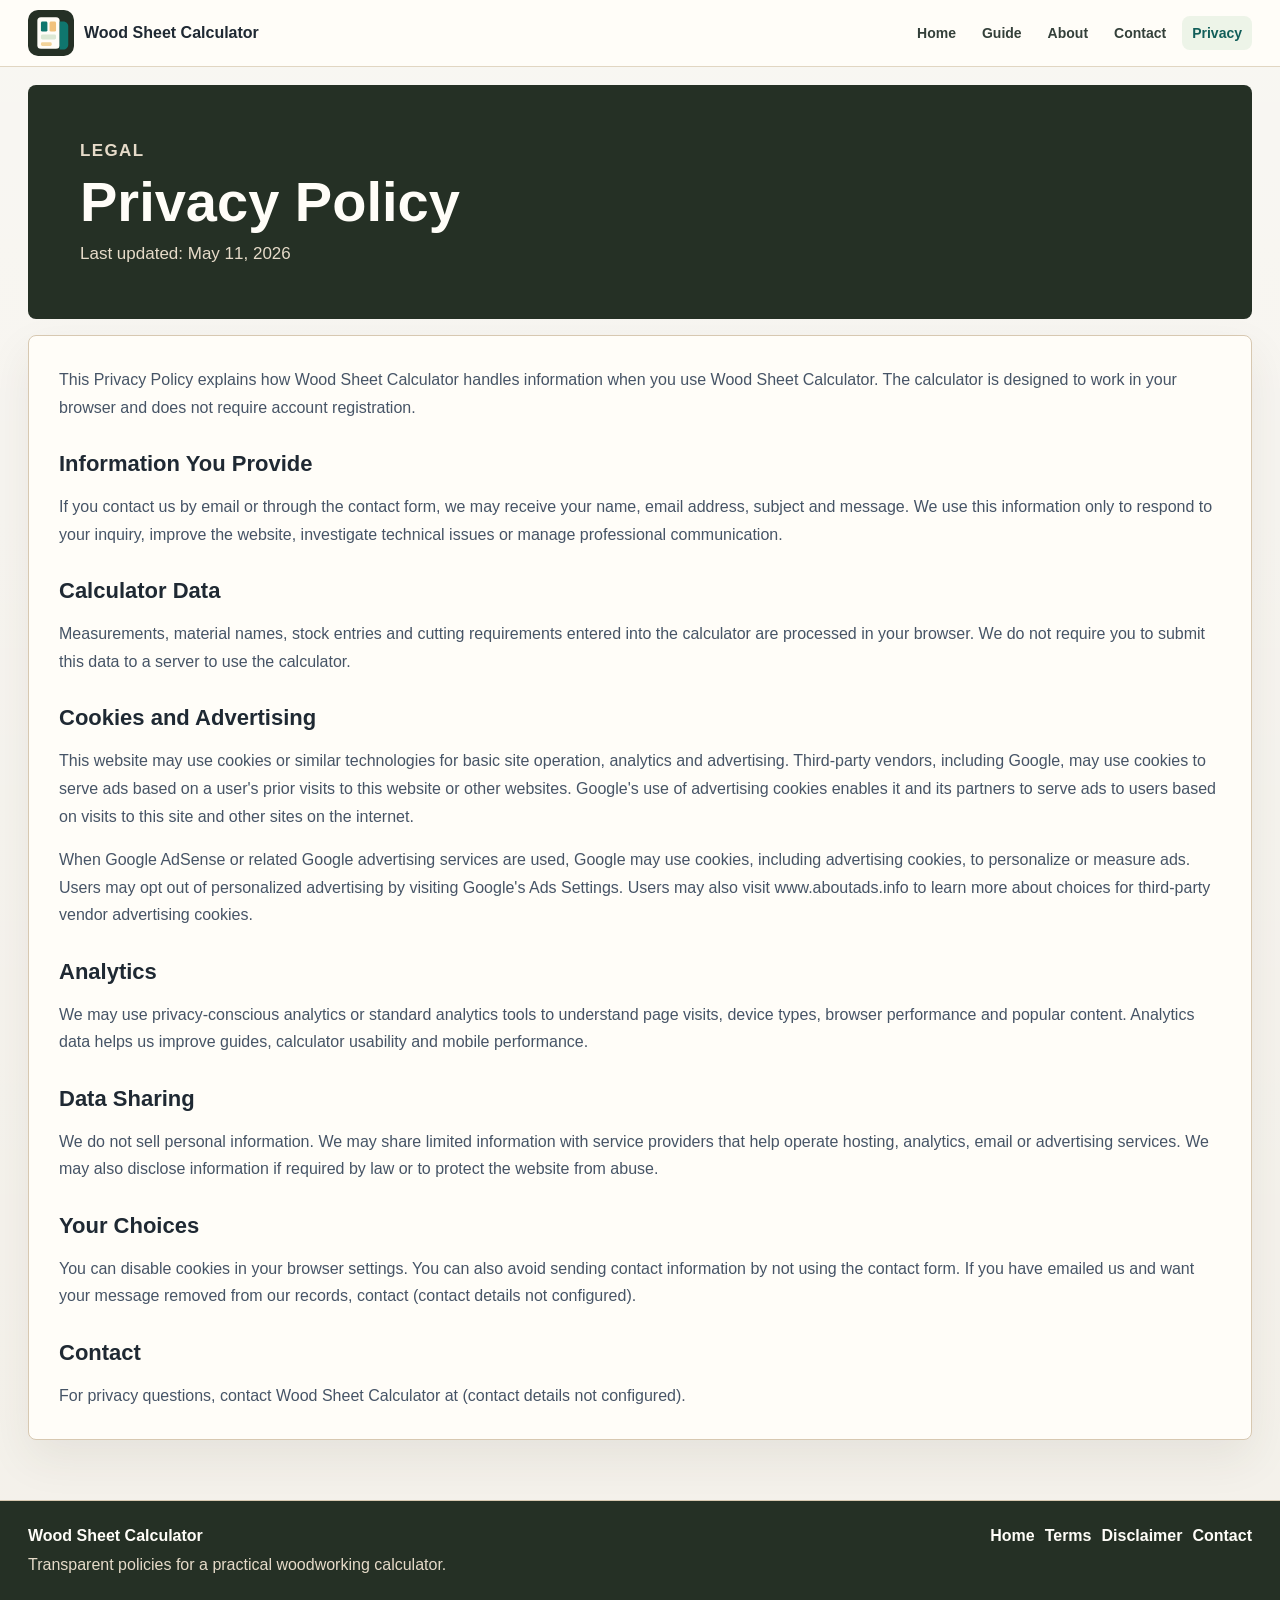
<file: privacy-policy.html>
<!doctype html>
<html lang="en">
  <head>
    <meta charset="UTF-8" />
    <meta name="viewport" content="width=device-width, initial-scale=1.0" />
    <title>Privacy Policy | Wood Sheet Calculator</title>
    <meta
      name="description"
      content="Privacy Policy for Wood Sheet Calculator, including information about cookies, analytics, Google AdSense and user contact data."
    />
    <meta name="robots" content="index, follow, max-image-preview:large" />
    <link rel="icon" href="assets/favicon.svg" type="image/svg+xml" />
    <link rel="stylesheet" href="styles.css" />
  </head>
  <body>
    <header class="site-header"><nav class="nav-bar" aria-label="Primary navigation"><a class="brand" href="index.html"><img src="assets/favicon.svg" alt="" width="46" height="46" /><div>Wood Sheet Calculator </div></a><div class="nav-links"><a href="index.html">Home</a><a href="guide.html">Guide</a><a href="about.html">About</a><a href="contact.html">Contact</a><a class="active" href="privacy-policy.html">Privacy</a></div></nav></header>
    <main>
      <section class="page-hero">
        <p class="eyebrow">Legal</p>
        <h1>Privacy Policy</h1>
        <p>Last updated: May 11, 2026</p>
      </section>
      <article class="content-panel article-body">
        <p>
          This Privacy Policy explains how Wood Sheet Calculator handles information when
          you use Wood Sheet Calculator. The calculator is designed to work in
          your browser and does not require account registration.
        </p>
        <h2>Information You Provide</h2>
        <p>
          If you contact us by email or through the contact form, we may receive
          your name, email address, subject and message. We use this information
          only to respond to your inquiry, improve the website, investigate
          technical issues or manage professional communication.
        </p>
        <h2>Calculator Data</h2>
        <p>
          Measurements, material names, stock entries and cutting requirements
          entered into the calculator are processed in your browser. We do not
          require you to submit this data to a server to use the calculator.
        </p>
        <h2>Cookies and Advertising</h2>
        <p>
          This website may use cookies or similar technologies for basic site
          operation, analytics and advertising. Third-party vendors, including
          Google, may use cookies to serve ads based on a user's prior visits to
          this website or other websites. Google's use of advertising cookies
          enables it and its partners to serve ads to users based on visits to
          this site and other sites on the internet.
        </p>
        <p>
          When Google AdSense or related Google advertising services are used,
          Google may use cookies, including advertising cookies, to personalize
          or measure ads. Users may opt out of personalized advertising by
          visiting Google's Ads Settings. Users may also visit
          www.aboutads.info to learn more about choices for third-party vendor
          advertising cookies.
        </p>
        <h2>Analytics</h2>
        <p>
          We may use privacy-conscious analytics or standard analytics tools to
          understand page visits, device types, browser performance and popular
          content. Analytics data helps us improve guides, calculator usability
          and mobile performance.
        </p>
        <h2>Data Sharing</h2>
        <p>
          We do not sell personal information. We may share limited information
          with service providers that help operate hosting, analytics, email or
          advertising services. We may also disclose information if required by
          law or to protect the website from abuse.
        </p>
        <h2>Your Choices</h2>
        <p>
          You can disable cookies in your browser settings. You can also avoid
          sending contact information by not using the contact form. If you have
          emailed us and want your message removed from our records, contact
          (contact details not configured).
        </p>
        <h2>Contact</h2>
        <p>
          For privacy questions, contact Wood Sheet Calculator at (contact details not configured).
        </p>
      </article>
    </main>
    <footer class="site-footer"><div class="footer-inner"><div><strong>Wood Sheet Calculator</strong><p>Transparent policies for a practical woodworking calculator.</p></div><div class="footer-links"><a href="index.html">Home</a><a href="terms-of-service.html">Terms</a><a href="disclaimer.html">Disclaimer</a><a href="contact.html">Contact</a></div></div></footer>
  </body>
</html>
</file>
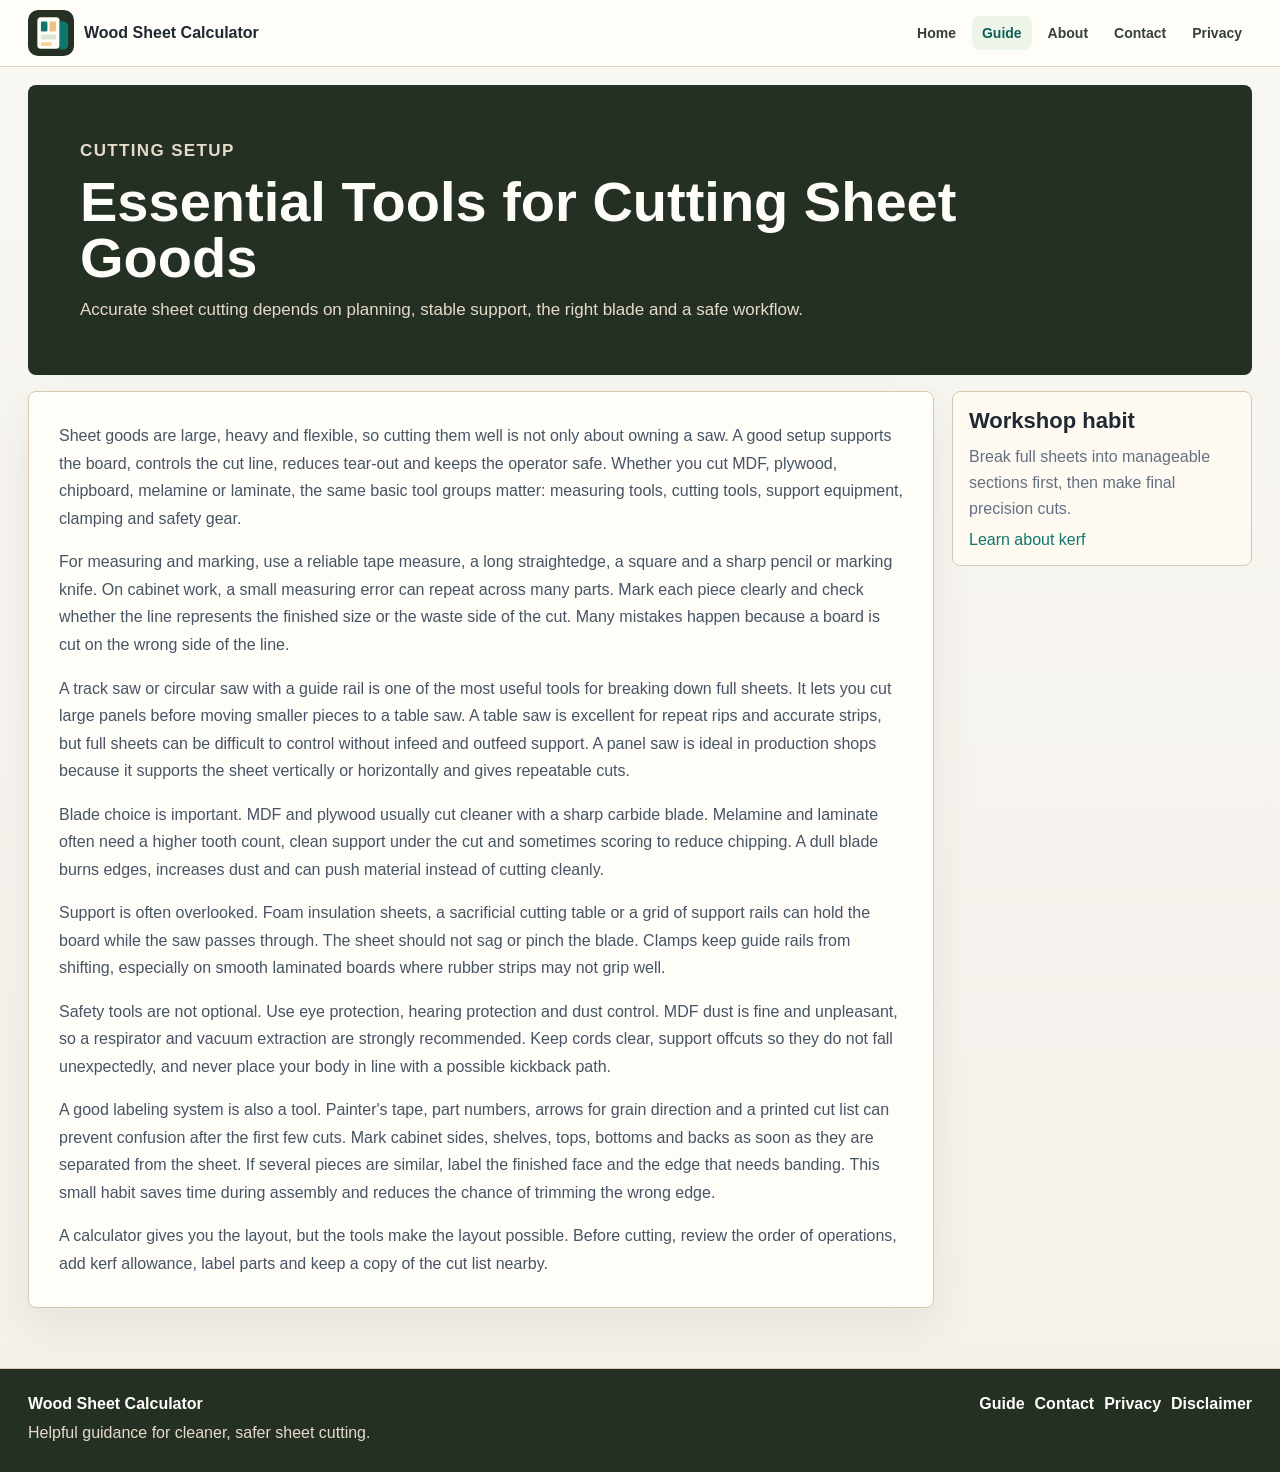
<file: sheet-goods-cutting-tools.html>
<!doctype html>
<html lang="en">
  <head>
    <meta charset="UTF-8" />
    <meta name="viewport" content="width=device-width, initial-scale=1.0" />
    <title>Essential Tools for Cutting Sheet Goods | Workshop Guide</title>
    <meta
      name="description"
      content="Learn the essential tools for cutting MDF, plywood and sheet goods accurately, including saws, blades, rails, clamps and safety equipment."
    />
    <meta name="robots" content="index, follow, max-image-preview:large" />
    <link rel="icon" href="assets/favicon.svg" type="image/svg+xml" />
    <link rel="stylesheet" href="styles.css" />
  </head>
  <body>
    <header class="site-header"><nav class="nav-bar" aria-label="Primary navigation"><a class="brand" href="index.html"><img src="assets/favicon.svg" alt="" width="46" height="46" /><div>Wood Sheet Calculator </div></a><div class="nav-links"><a href="index.html">Home</a><a class="active" href="guide.html">Guide</a><a href="about.html">About</a><a href="contact.html">Contact</a><a href="privacy-policy.html">Privacy</a></div></nav></header>
    <main>
      <section class="page-hero">
        <p class="eyebrow">Cutting setup</p>
        <h1>Essential Tools for Cutting Sheet Goods</h1>
        <p>Accurate sheet cutting depends on planning, stable support, the right blade and a safe workflow.</p>
      </section>
      <section class="article-layout">
        <article class="content-panel article-body">
          <p>
            Sheet goods are large, heavy and flexible, so cutting them well is
            not only about owning a saw. A good setup supports the board,
            controls the cut line, reduces tear-out and keeps the operator safe.
            Whether you cut MDF, plywood, chipboard, melamine or laminate, the
            same basic tool groups matter: measuring tools, cutting tools,
            support equipment, clamping and safety gear.
          </p>
          <p>
            For measuring and marking, use a reliable tape measure, a long
            straightedge, a square and a sharp pencil or marking knife. On
            cabinet work, a small measuring error can repeat across many parts.
            Mark each piece clearly and check whether the line represents the
            finished size or the waste side of the cut. Many mistakes happen
            because a board is cut on the wrong side of the line.
          </p>
          <p>
            A track saw or circular saw with a guide rail is one of the most
            useful tools for breaking down full sheets. It lets you cut large
            panels before moving smaller pieces to a table saw. A table saw is
            excellent for repeat rips and accurate strips, but full sheets can
            be difficult to control without infeed and outfeed support. A panel
            saw is ideal in production shops because it supports the sheet
            vertically or horizontally and gives repeatable cuts.
          </p>
          <p>
            Blade choice is important. MDF and plywood usually cut cleaner with
            a sharp carbide blade. Melamine and laminate often need a higher
            tooth count, clean support under the cut and sometimes scoring to
            reduce chipping. A dull blade burns edges, increases dust and can
            push material instead of cutting cleanly.
          </p>
          <p>
            Support is often overlooked. Foam insulation sheets, a sacrificial
            cutting table or a grid of support rails can hold the board while
            the saw passes through. The sheet should not sag or pinch the blade.
            Clamps keep guide rails from shifting, especially on smooth
            laminated boards where rubber strips may not grip well.
          </p>
          <p>
            Safety tools are not optional. Use eye protection, hearing
            protection and dust control. MDF dust is fine and unpleasant, so a
            respirator and vacuum extraction are strongly recommended. Keep
            cords clear, support offcuts so they do not fall unexpectedly, and
            never place your body in line with a possible kickback path.
          </p>
          <p>
            A good labeling system is also a tool. Painter's tape, part
            numbers, arrows for grain direction and a printed cut list can
            prevent confusion after the first few cuts. Mark cabinet sides,
            shelves, tops, bottoms and backs as soon as they are separated from
            the sheet. If several pieces are similar, label the finished face
            and the edge that needs banding. This small habit saves time during
            assembly and reduces the chance of trimming the wrong edge.
          </p>
          <p>
            A calculator gives you the layout, but the tools make the layout
            possible. Before cutting, review the order of operations, add kerf
            allowance, label parts and keep a copy of the cut list nearby.
          </p>
        </article>
        <aside class="side-note"><h2>Workshop habit</h2><p>Break full sheets into manageable sections first, then make final precision cuts.</p><a href="kerf-allowance.html">Learn about kerf</a></aside>
      </section>
    </main>
    <footer class="site-footer"><div class="footer-inner"><div><strong>Wood Sheet Calculator</strong><p>Helpful guidance for cleaner, safer sheet cutting.</p></div><div class="footer-links"><a href="guide.html">Guide</a><a href="contact.html">Contact</a><a href="privacy-policy.html">Privacy</a><a href="disclaimer.html">Disclaimer</a></div></div></footer>
  </body>
</html>
</file>
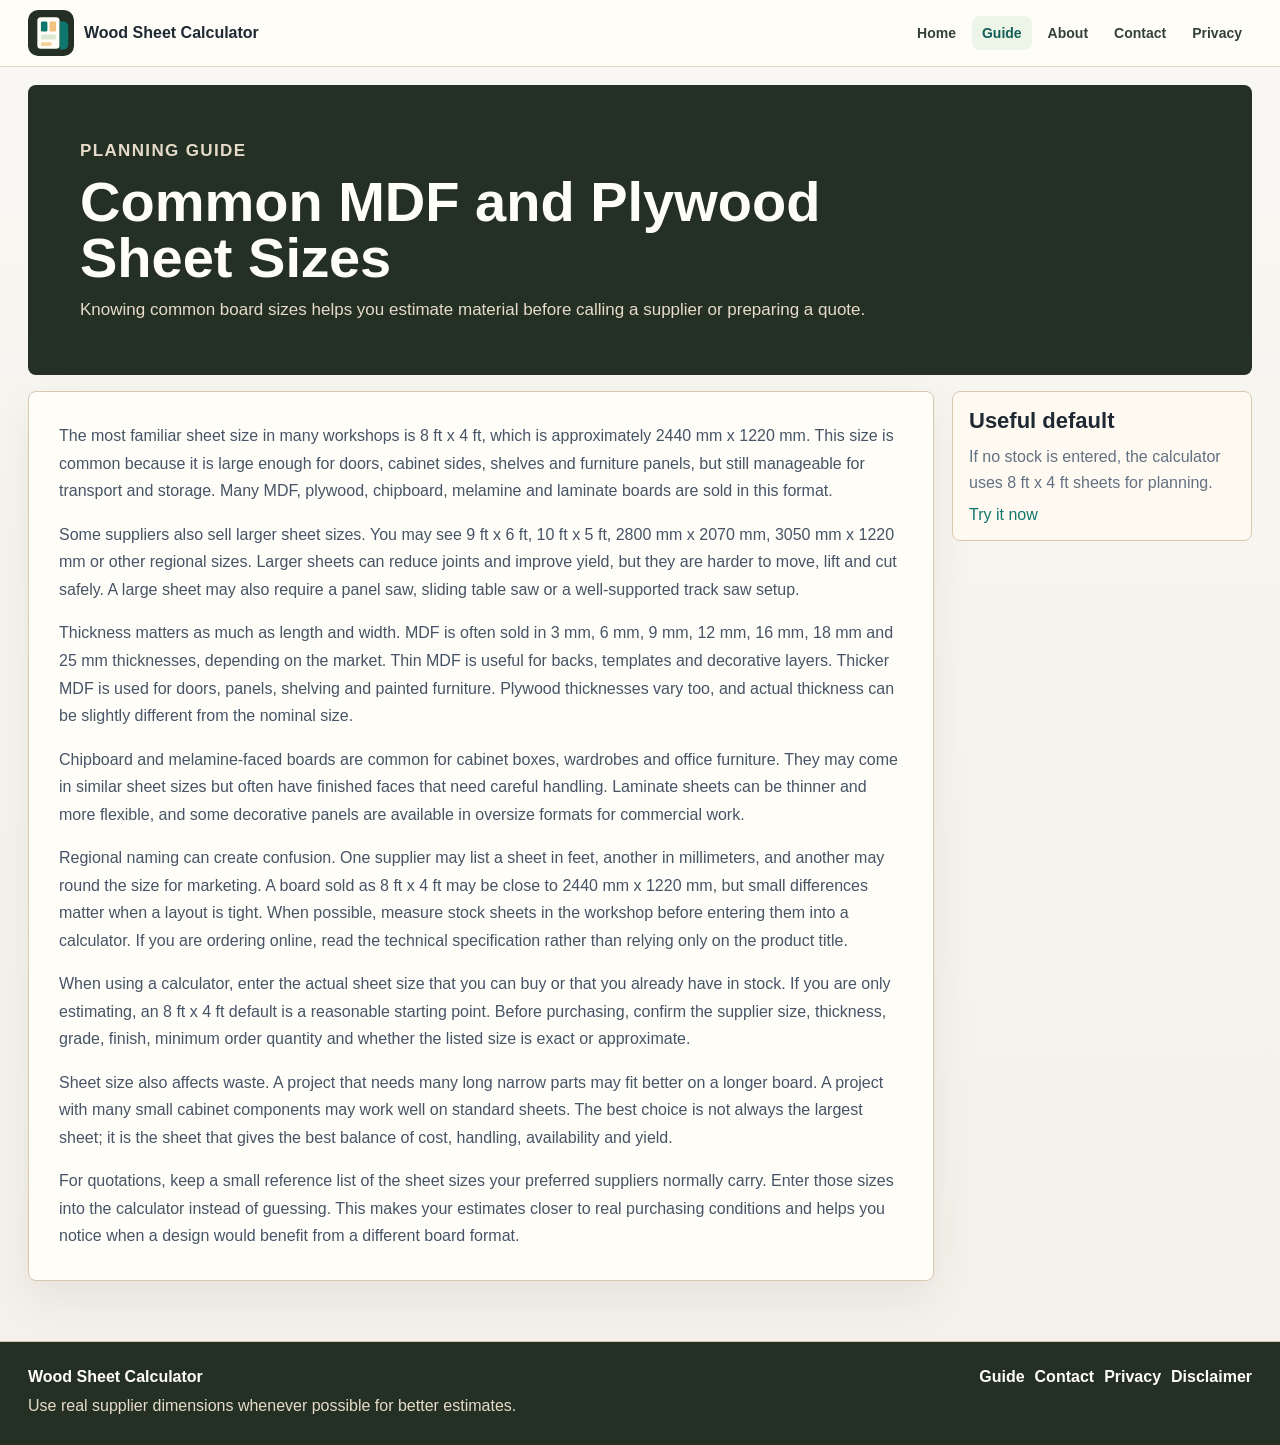
<file: standard-sheet-sizes.html>
<!doctype html>
<html lang="en">
  <head>
    <meta charset="UTF-8" />
    <meta name="viewport" content="width=device-width, initial-scale=1.0" />
    <title>Common MDF and Plywood Sheet Sizes | Sheet Goods Guide</title>
    <meta
      name="description"
      content="Learn common MDF, plywood, chipboard and laminate sheet sizes and thicknesses used by carpenters and cabinet workshops."
    />
    <meta name="robots" content="index, follow, max-image-preview:large" />
    <link rel="icon" href="assets/favicon.svg" type="image/svg+xml" />
    <link rel="stylesheet" href="styles.css" />
  </head>
  <body>
    <header class="site-header"><nav class="nav-bar" aria-label="Primary navigation"><a class="brand" href="index.html"><img src="assets/favicon.svg" alt="" width="46" height="46" /><div>Wood Sheet Calculator </div></a><div class="nav-links"><a href="index.html">Home</a><a class="active" href="guide.html">Guide</a><a href="about.html">About</a><a href="contact.html">Contact</a><a href="privacy-policy.html">Privacy</a></div></nav></header>
    <main>
      <section class="page-hero">
        <p class="eyebrow">Planning guide</p>
        <h1>Common MDF and Plywood Sheet Sizes</h1>
        <p>Knowing common board sizes helps you estimate material before calling a supplier or preparing a quote.</p>
      </section>
      <section class="article-layout">
        <article class="content-panel article-body">
          <p>
            The most familiar sheet size in many workshops is 8 ft x 4 ft,
            which is approximately 2440 mm x 1220 mm. This size is common
            because it is large enough for doors, cabinet sides, shelves and
            furniture panels, but still manageable for transport and storage.
            Many MDF, plywood, chipboard, melamine and laminate boards are sold
            in this format.
          </p>
          <p>
            Some suppliers also sell larger sheet sizes. You may see 9 ft x 6
            ft, 10 ft x 5 ft, 2800 mm x 2070 mm, 3050 mm x 1220 mm or other
            regional sizes. Larger sheets can reduce joints and improve yield,
            but they are harder to move, lift and cut safely. A large sheet may
            also require a panel saw, sliding table saw or a well-supported
            track saw setup.
          </p>
          <p>
            Thickness matters as much as length and width. MDF is often sold in
            3 mm, 6 mm, 9 mm, 12 mm, 16 mm, 18 mm and 25 mm thicknesses,
            depending on the market. Thin MDF is useful for backs, templates
            and decorative layers. Thicker MDF is used for doors, panels,
            shelving and painted furniture. Plywood thicknesses vary too, and
            actual thickness can be slightly different from the nominal size.
          </p>
          <p>
            Chipboard and melamine-faced boards are common for cabinet boxes,
            wardrobes and office furniture. They may come in similar sheet sizes
            but often have finished faces that need careful handling. Laminate
            sheets can be thinner and more flexible, and some decorative panels
            are available in oversize formats for commercial work.
          </p>
          <p>
            Regional naming can create confusion. One supplier may list a sheet
            in feet, another in millimeters, and another may round the size for
            marketing. A board sold as 8 ft x 4 ft may be close to 2440 mm x
            1220 mm, but small differences matter when a layout is tight. When
            possible, measure stock sheets in the workshop before entering them
            into a calculator. If you are ordering online, read the technical
            specification rather than relying only on the product title.
          </p>
          <p>
            When using a calculator, enter the actual sheet size that you can
            buy or that you already have in stock. If you are only estimating,
            an 8 ft x 4 ft default is a reasonable starting point. Before
            purchasing, confirm the supplier size, thickness, grade, finish,
            minimum order quantity and whether the listed size is exact or
            approximate.
          </p>
          <p>
            Sheet size also affects waste. A project that needs many long
            narrow parts may fit better on a longer board. A project with many
            small cabinet components may work well on standard sheets. The best
            choice is not always the largest sheet; it is the sheet that gives
            the best balance of cost, handling, availability and yield.
          </p>
          <p>
            For quotations, keep a small reference list of the sheet sizes your
            preferred suppliers normally carry. Enter those sizes into the
            calculator instead of guessing. This makes your estimates closer to
            real purchasing conditions and helps you notice when a design would
            benefit from a different board format.
          </p>
        </article>
        <aside class="side-note"><h2>Useful default</h2><p>If no stock is entered, the calculator uses 8 ft x 4 ft sheets for planning.</p><a href="index.html#calculator">Try it now</a></aside>
      </section>
    </main>
    <footer class="site-footer"><div class="footer-inner"><div><strong>Wood Sheet Calculator</strong><p>Use real supplier dimensions whenever possible for better estimates.</p></div><div class="footer-links"><a href="guide.html">Guide</a><a href="contact.html">Contact</a><a href="privacy-policy.html">Privacy</a><a href="disclaimer.html">Disclaimer</a></div></div></footer>
  </body>
</html>
</file>
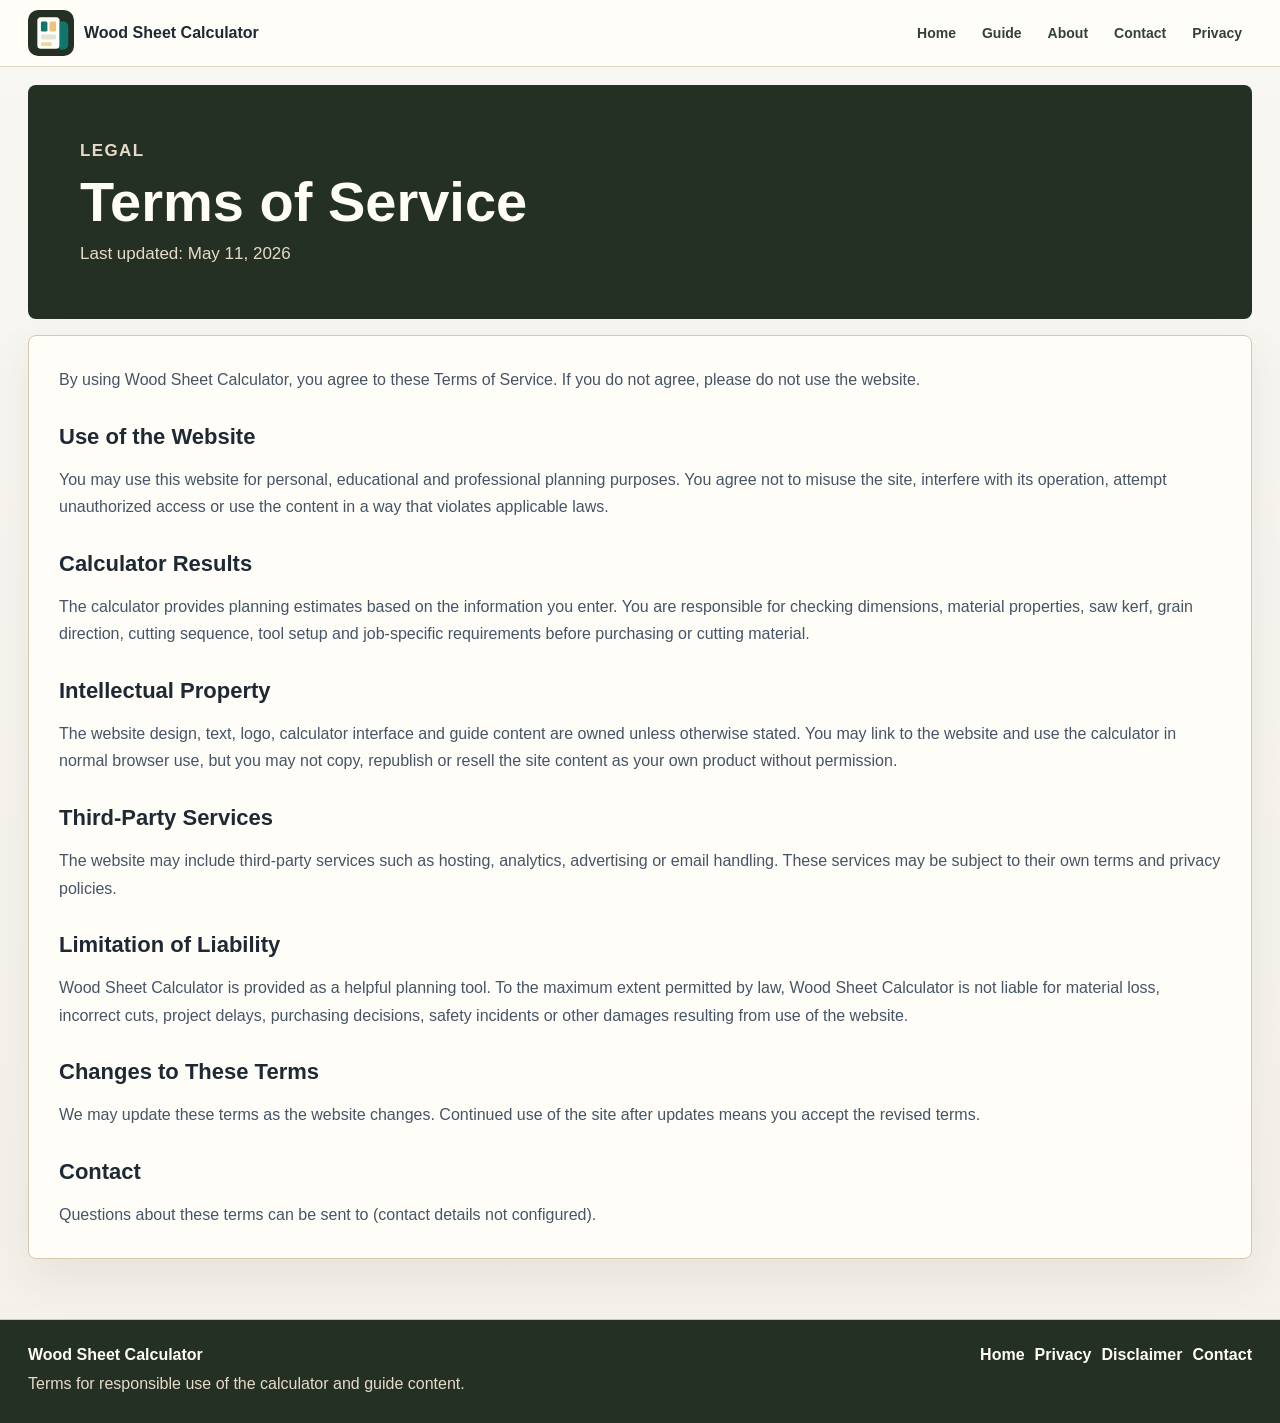
<file: terms-of-service.html>
<!doctype html>
<html lang="en">
  <head>
    <meta charset="UTF-8" />
    <meta name="viewport" content="width=device-width, initial-scale=1.0" />
    <title>Terms of Service | Wood Sheet Calculator</title>
    <meta
      name="description"
      content="Terms of Service for using Wood Sheet Calculator, including acceptable use, intellectual property and limitation of liability."
    />
    <meta name="robots" content="index, follow, max-image-preview:large" />
    <link rel="icon" href="assets/favicon.svg" type="image/svg+xml" />
    <link rel="stylesheet" href="styles.css" />
  </head>
  <body>
    <header class="site-header"><nav class="nav-bar" aria-label="Primary navigation"><a class="brand" href="index.html"><img src="assets/favicon.svg" alt="" width="46" height="46" /><div>Wood Sheet Calculator </div></a><div class="nav-links"><a href="index.html">Home</a><a href="guide.html">Guide</a><a href="about.html">About</a><a href="contact.html">Contact</a><a href="privacy-policy.html">Privacy</a></div></nav></header>
    <main>
      <section class="page-hero">
        <p class="eyebrow">Legal</p>
        <h1>Terms of Service</h1>
        <p>Last updated: May 11, 2026</p>
      </section>
      <article class="content-panel article-body">
        <p>
          By using Wood Sheet Calculator, you agree to these Terms of Service.
          If you do not agree, please do not use the website.
        </p>
        <h2>Use of the Website</h2>
        <p>
          You may use this website for personal, educational and professional
          planning purposes. You agree not to misuse the site, interfere with
          its operation, attempt unauthorized access or use the content in a way
          that violates applicable laws.
        </p>
        <h2>Calculator Results</h2>
        <p>
          The calculator provides planning estimates based on the information
          you enter. You are responsible for checking dimensions, material
          properties, saw kerf, grain direction, cutting sequence, tool setup
          and job-specific requirements before purchasing or cutting material.
        </p>
        <h2>Intellectual Property</h2>
        <p>
          The website design, text, logo, calculator interface and guide content
          are owned unless otherwise stated. You may link to the
          website and use the calculator in normal browser use, but you may not
          copy, republish or resell the site content as your own product without
          permission.
        </p>
        <h2>Third-Party Services</h2>
        <p>
          The website may include third-party services such as hosting,
          analytics, advertising or email handling. These services may be
          subject to their own terms and privacy policies.
        </p>
        <h2>Limitation of Liability</h2>
        <p>
          Wood Sheet Calculator is provided as a helpful planning tool. To the
          maximum extent permitted by law, Wood Sheet Calculator is not liable for
          material loss, incorrect cuts, project delays, purchasing decisions,
          safety incidents or other damages resulting from use of the website.
        </p>
        <h2>Changes to These Terms</h2>
        <p>
          We may update these terms as the website changes. Continued use of the
          site after updates means you accept the revised terms.
        </p>
        <h2>Contact</h2>
        <p>Questions about these terms can be sent to (contact details not configured).</p>
      </article>
    </main>
    <footer class="site-footer"><div class="footer-inner"><div><strong>Wood Sheet Calculator</strong><p>Terms for responsible use of the calculator and guide content.</p></div><div class="footer-links"><a href="index.html">Home</a><a href="privacy-policy.html">Privacy</a><a href="disclaimer.html">Disclaimer</a><a href="contact.html">Contact</a></div></div></footer>
  </body>
</html>
</file>
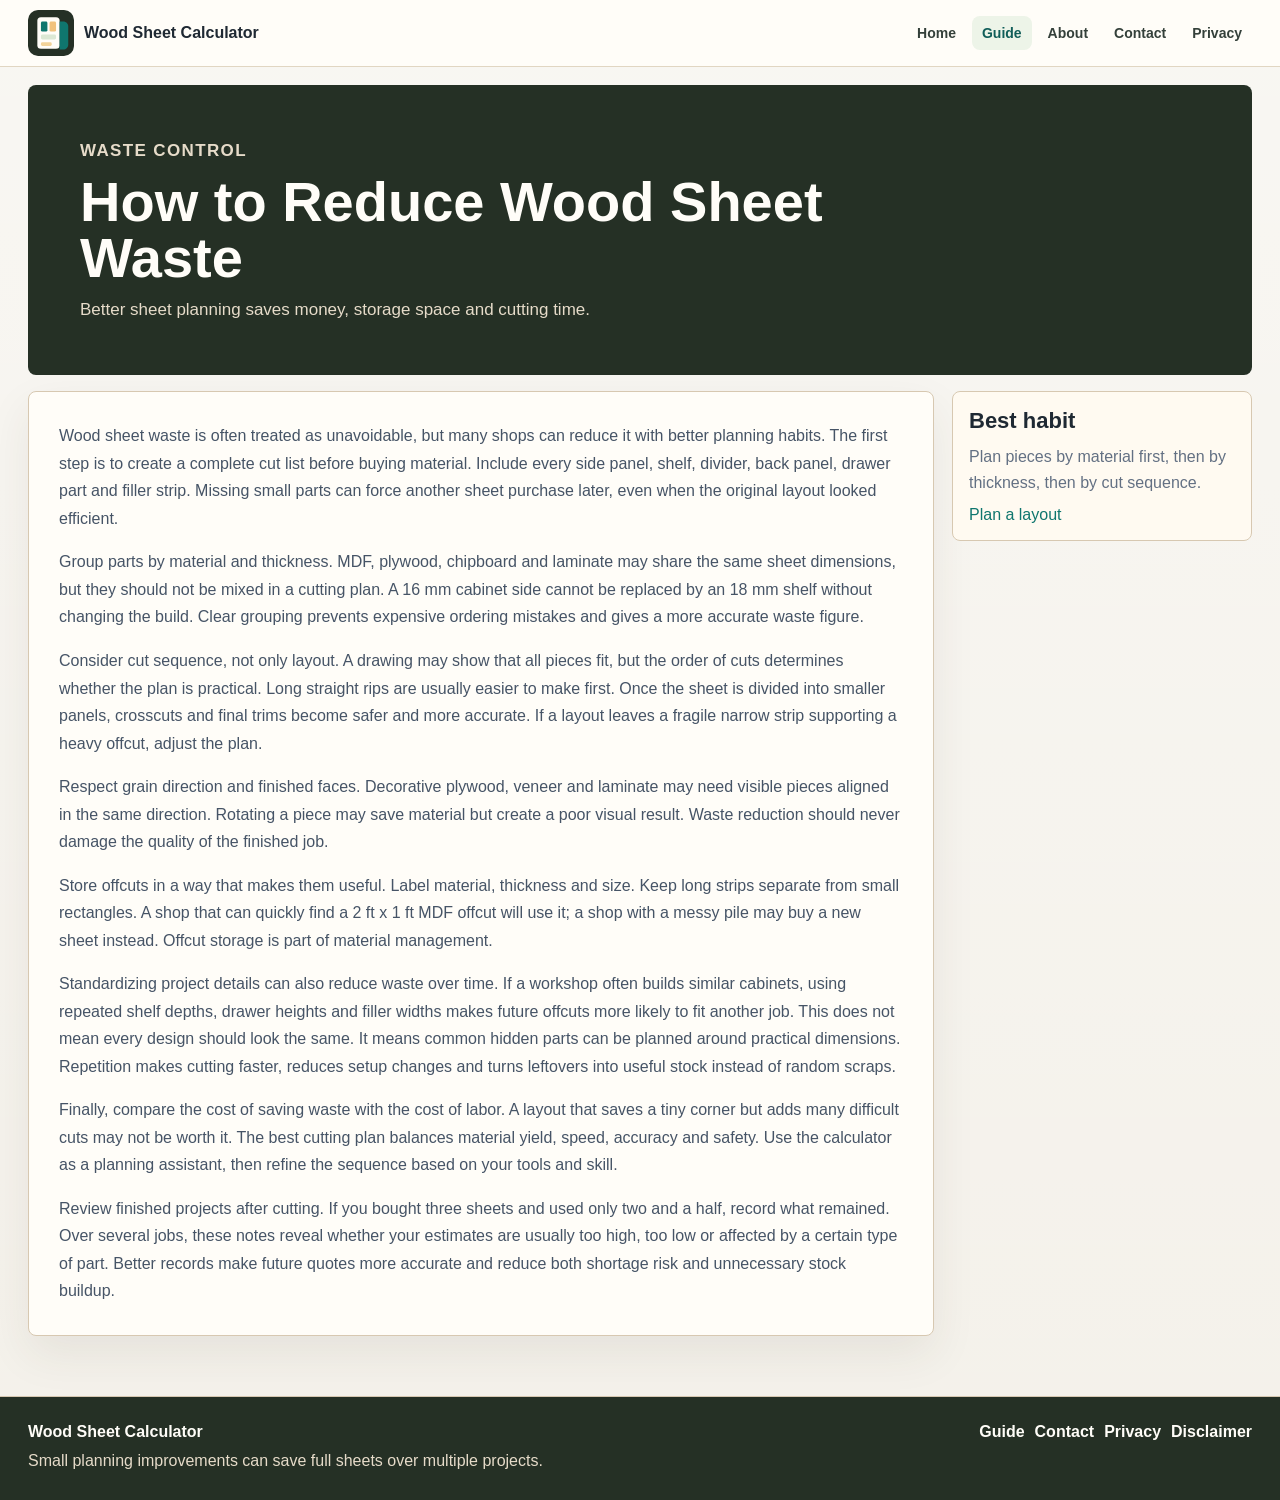
<file: wood-waste-minimization.html>
<!doctype html>
<html lang="en">
  <head>
    <meta charset="UTF-8" />
    <meta name="viewport" content="width=device-width, initial-scale=1.0" />
    <title>How to Reduce Wood Sheet Waste | Cutting Plan Tips</title>
    <meta
      name="description"
      content="Reduce MDF and plywood waste with better cut planning, stock grouping, offcut storage and sheet layout habits."
    />
    <meta name="robots" content="index, follow, max-image-preview:large" />
    <link rel="icon" href="assets/favicon.svg" type="image/svg+xml" />
    <link rel="stylesheet" href="styles.css" />
  </head>
  <body>
    <header class="site-header"><nav class="nav-bar" aria-label="Primary navigation"><a class="brand" href="index.html"><img src="assets/favicon.svg" alt="" width="46" height="46" /><div>Wood Sheet Calculator </div></a><div class="nav-links"><a href="index.html">Home</a><a class="active" href="guide.html">Guide</a><a href="about.html">About</a><a href="contact.html">Contact</a><a href="privacy-policy.html">Privacy</a></div></nav></header>
    <main>
      <section class="page-hero">
        <p class="eyebrow">Waste control</p>
        <h1>How to Reduce Wood Sheet Waste</h1>
        <p>Better sheet planning saves money, storage space and cutting time.</p>
      </section>
      <section class="article-layout">
        <article class="content-panel article-body">
          <p>
            Wood sheet waste is often treated as unavoidable, but many shops can
            reduce it with better planning habits. The first step is to create a
            complete cut list before buying material. Include every side panel,
            shelf, divider, back panel, drawer part and filler strip. Missing
            small parts can force another sheet purchase later, even when the
            original layout looked efficient.
          </p>
          <p>
            Group parts by material and thickness. MDF, plywood, chipboard and
            laminate may share the same sheet dimensions, but they should not be
            mixed in a cutting plan. A 16 mm cabinet side cannot be replaced by
            an 18 mm shelf without changing the build. Clear grouping prevents
            expensive ordering mistakes and gives a more accurate waste figure.
          </p>
          <p>
            Consider cut sequence, not only layout. A drawing may show that all
            pieces fit, but the order of cuts determines whether the plan is
            practical. Long straight rips are usually easier to make first. Once
            the sheet is divided into smaller panels, crosscuts and final trims
            become safer and more accurate. If a layout leaves a fragile narrow
            strip supporting a heavy offcut, adjust the plan.
          </p>
          <p>
            Respect grain direction and finished faces. Decorative plywood,
            veneer and laminate may need visible pieces aligned in the same
            direction. Rotating a piece may save material but create a poor
            visual result. Waste reduction should never damage the quality of
            the finished job.
          </p>
          <p>
            Store offcuts in a way that makes them useful. Label material,
            thickness and size. Keep long strips separate from small rectangles.
            A shop that can quickly find a 2 ft x 1 ft MDF offcut will use it;
            a shop with a messy pile may buy a new sheet instead. Offcut storage
            is part of material management.
          </p>
          <p>
            Standardizing project details can also reduce waste over time. If a
            workshop often builds similar cabinets, using repeated shelf depths,
            drawer heights and filler widths makes future offcuts more likely
            to fit another job. This does not mean every design should look the
            same. It means common hidden parts can be planned around practical
            dimensions. Repetition makes cutting faster, reduces setup changes
            and turns leftovers into useful stock instead of random scraps.
          </p>
          <p>
            Finally, compare the cost of saving waste with the cost of labor.
            A layout that saves a tiny corner but adds many difficult cuts may
            not be worth it. The best cutting plan balances material yield,
            speed, accuracy and safety. Use the calculator as a planning
            assistant, then refine the sequence based on your tools and skill.
          </p>
          <p>
            Review finished projects after cutting. If you bought three sheets
            and used only two and a half, record what remained. Over several
            jobs, these notes reveal whether your estimates are usually too
            high, too low or affected by a certain type of part. Better records
            make future quotes more accurate and reduce both shortage risk and
            unnecessary stock buildup.
          </p>
        </article>
        <aside class="side-note"><h2>Best habit</h2><p>Plan pieces by material first, then by thickness, then by cut sequence.</p><a href="index.html#calculator">Plan a layout</a></aside>
      </section>
    </main>
    <footer class="site-footer"><div class="footer-inner"><div><strong>Wood Sheet Calculator</strong><p>Small planning improvements can save full sheets over multiple projects.</p></div><div class="footer-links"><a href="guide.html">Guide</a><a href="contact.html">Contact</a><a href="privacy-policy.html">Privacy</a><a href="disclaimer.html">Disclaimer</a></div></div></footer>
  </body>
</html>
</file>
<file: styles.css>
:root {
  --bg: #f4f1ea;
  --panel: #fffdf8;
  --panel-strong: #f7efe2;
  --text: #1f2933;
  --muted: #637083;
  --border: #d7c8b1;
  --primary: #0f766e;
  --primary-dark: #115e59;
  --danger: #a83232;
  --danger-soft: #fff1f1;
  --ok: #166534;
  --waste: #f2d399;
  --remaining: #dce8d4;
  --shadow: 0 18px 45px rgba(62, 47, 32, 0.08);
}

* {
  box-sizing: border-box;
}

body {
  margin: 0;
  background:
    linear-gradient(180deg, rgba(255, 255, 255, 0.42), rgba(255, 255, 255, 0)),
    var(--bg);
  color: var(--text);
  font-family: Inter, "Segoe UI", Roboto, Arial, sans-serif;
}

a {
  color: var(--primary);
  text-decoration: none;
}

a:hover {
  text-decoration: underline;
}

.site-header {
  position: sticky;
  top: 0;
  z-index: 20;
  border-bottom: 1px solid rgba(215, 200, 177, 0.75);
  background: rgba(255, 253, 248, 0.94);
  backdrop-filter: blur(14px);
}

.nav-bar {
  width: min(1440px, 100%);
  margin: 0 auto;
  padding: 10px clamp(12px, 3vw, 28px);
  display: flex;
  align-items: center;
  justify-content: space-between;
  gap: 18px;
}

.brand {
  display: inline-flex;
  align-items: center;
  gap: 10px;
  color: var(--text);
  font-weight: 900;
  text-decoration: none;
}

.brand:hover {
  text-decoration: none;
}

.brand img {
  width: 46px;
  height: 46px;
  border-radius: 8px;
}

.brand span {
  display: block;
  color: var(--muted);
  font-size: 12px;
  font-weight: 800;
}

.nav-links {
  display: flex;
  flex-wrap: wrap;
  align-items: center;
  justify-content: flex-end;
  gap: 6px;
}

.nav-links a {
  border-radius: 8px;
  padding: 9px 10px;
  color: #34403a;
  font-size: 14px;
  font-weight: 800;
}

.nav-links a:hover,
.nav-links a.active {
  background: #edf4e8;
  color: var(--primary-dark);
  text-decoration: none;
}

.app-header {
  display: grid;
  grid-template-columns: minmax(0, 1fr) 260px;
  gap: 24px;
  align-items: end;
  padding: 28px clamp(16px, 4vw, 44px);
  background: #253025;
  color: #fffdf8;
}

.app-header h1 {
  margin: 2px 0 8px;
  font-size: clamp(30px, 5vw, 56px);
  line-height: 1;
  letter-spacing: 0;
}

.app-header p {
  max-width: 780px;
  margin: 0;
  color: #e6dbc9;
  font-size: 16px;
}

.hero-actions {
  display: flex;
  flex-wrap: wrap;
  gap: 10px;
  margin-top: 18px;
}

.eyebrow {
  margin: 0 0 4px;
  color: #7b5c35;
  font-size: 12px;
  font-weight: 800;
  letter-spacing: 0.08em;
  text-transform: uppercase;
}

.app-header .eyebrow {
  color: #f1c27d;
}

main {
  width: min(1440px, 100%);
  margin: 0 auto;
  padding: 18px clamp(12px, 3vw, 28px) 36px;
  display: grid;
  gap: 16px;
}

.content-section {
  display: grid;
  gap: 16px;
}

.content-panel {
  display: grid;
  gap: 14px;
  background: var(--panel);
  border: 1px solid var(--border);
  border-radius: 8px;
  box-shadow: var(--shadow);
  padding: clamp(18px, 3vw, 30px);
}

.content-panel p,
.content-panel li {
  color: #465466;
  font-size: 16px;
  line-height: 1.72;
}

.content-panel p {
  margin: 0;
}

.content-panel ul,
.content-panel ol {
  margin: 0;
  padding-left: 22px;
}

.content-panel h2,
.content-panel h3 {
  margin-top: 6px;
}

.page-hero {
  display: grid;
  gap: 10px;
  border-radius: 8px;
  padding: clamp(26px, 5vw, 52px);
  background: #253025;
  color: #fffdf8;
}

.page-hero h1 {
  max-width: 900px;
  margin: 0;
  font-size: clamp(32px, 5vw, 56px);
  line-height: 1;
  letter-spacing: 0;
}

.page-hero p {
  max-width: 850px;
  margin: 0;
  color: #e6dbc9;
  font-size: 17px;
  line-height: 1.6;
}

.article-grid {
  display: grid;
  grid-template-columns: repeat(3, minmax(0, 1fr));
  gap: 16px;
}

.article-card {
  display: grid;
  gap: 10px;
  min-height: 230px;
  border: 1px solid var(--border);
  border-radius: 8px;
  padding: 18px;
  background: #fffdf8;
  box-shadow: var(--shadow);
}

.article-card h2,
.article-card h3 {
  margin: 0;
  font-size: 20px;
}

.article-card p {
  margin: 0;
  color: var(--muted);
  line-height: 1.65;
}

.article-card a {
  align-self: end;
  font-weight: 900;
}

.article-layout {
  display: grid;
  grid-template-columns: minmax(0, 1fr) 300px;
  gap: 18px;
  align-items: start;
}

.article-body {
  display: grid;
  gap: 16px;
}

.article-body h2 {
  margin-top: 14px;
}

.side-note {
  position: sticky;
  top: 86px;
  display: grid;
  gap: 10px;
  border: 1px solid var(--border);
  border-radius: 8px;
  padding: 16px;
  background: #fffaf1;
}

.side-note p {
  margin: 0;
  color: var(--muted);
  line-height: 1.6;
}

.contact-form {
  display: grid;
  gap: 12px;
}

.contact-form textarea {
  width: 100%;
  min-height: 150px;
  resize: vertical;
  border: 1px solid var(--border);
  border-radius: 8px;
  padding: 10px 11px;
  color: var(--text);
  font: inherit;
}

.site-footer {
  margin-top: 24px;
  border-top: 1px solid var(--border);
  background: #253025;
  color: #fffdf8;
}

.footer-inner {
  width: min(1440px, 100%);
  margin: 0 auto;
  padding: 26px clamp(12px, 3vw, 28px);
  display: grid;
  grid-template-columns: minmax(0, 1fr) minmax(220px, 420px);
  gap: 20px;
}

.site-footer p {
  margin: 8px 0 0;
  color: #e6dbc9;
  line-height: 1.55;
}

.footer-links {
  display: flex;
  flex-wrap: wrap;
  gap: 10px;
  justify-content: flex-end;
}

.footer-links a {
  color: #fffdf8;
  font-weight: 800;
}

.workspace {
  display: grid;
  grid-template-columns: repeat(2, minmax(0, 1fr));
  gap: 16px;
}

.panel {
  background: var(--panel);
  border: 1px solid var(--border);
  border-radius: 8px;
  box-shadow: var(--shadow);
  padding: clamp(14px, 2.5vw, 20px);
}

.section-title,
.sheet-title,
.action-panel {
  display: flex;
  align-items: flex-start;
  justify-content: space-between;
  gap: 14px;
}

h2,
h3 {
  margin: 0;
  letter-spacing: 0;
}

h2 {
  font-size: 22px;
}

h3 {
  font-size: 18px;
}

.pill {
  flex: 0 0 auto;
  display: inline-flex;
  align-items: center;
  min-height: 28px;
  border: 1px solid #d5b98f;
  border-radius: 999px;
  padding: 5px 10px;
  color: #6f4d1f;
  background: #fff6e6;
  font-size: 12px;
  font-weight: 800;
}

.unit-control,
label {
  display: grid;
  gap: 7px;
  color: var(--muted);
  font-size: 13px;
  font-weight: 700;
}

.unit-control {
  color: #f2e8dc;
}

input,
select {
  width: 100%;
  min-height: 42px;
  border: 1px solid var(--border);
  border-radius: 8px;
  padding: 9px 11px;
  background: #fff;
  color: var(--text);
  font: inherit;
}

input:focus,
select:focus,
button:focus-visible {
  outline: 3px solid rgba(15, 118, 110, 0.22);
  outline-offset: 2px;
}

.form-grid {
  display: grid;
  grid-template-columns: repeat(4, minmax(120px, 1fr));
  gap: 12px;
  margin: 16px 0 12px;
}

.btn {
  min-height: 40px;
  border: 1px solid var(--border);
  border-radius: 8px;
  padding: 9px 13px;
  background: #fff;
  color: var(--text);
  cursor: pointer;
  font-weight: 800;
}

.btn:hover {
  background: #f7efe2;
}

.btn-primary,
.btn-calculate {
  border-color: var(--primary);
  background: var(--primary);
  color: #fff;
}

.btn-primary:hover,
.btn-calculate:hover {
  background: var(--primary-dark);
}

.btn-danger {
  border-color: #efb9b9;
  color: var(--danger);
}

.btn-danger:hover {
  background: var(--danger-soft);
}

.table-wrap {
  margin-top: 14px;
  overflow-x: auto;
}

table {
  width: 100%;
  border-collapse: collapse;
}

th,
td {
  border-bottom: 1px solid #eadfce;
  padding: 10px 8px;
  text-align: left;
  font-size: 14px;
  vertical-align: middle;
}

th {
  color: #745b37;
  font-size: 12px;
  text-transform: uppercase;
}

td:last-child,
th:last-child {
  text-align: right;
}

.empty-row {
  color: var(--muted);
  font-style: italic;
}

.action-panel p {
  max-width: 680px;
  margin: 6px 0 0;
  color: var(--muted);
}

.action-buttons {
  display: flex;
  flex-wrap: wrap;
  gap: 8px;
  justify-content: flex-end;
}

.hidden {
  display: none;
}

.summary {
  display: grid;
  grid-template-columns: repeat(4, minmax(150px, 1fr));
  gap: 12px;
  margin: 16px 0;
}

.summary-card {
  min-height: 104px;
  border: 1px solid #d7c8b1;
  border-radius: 8px;
  padding: 13px;
  background: #fffaf1;
}

.summary-card strong {
  display: block;
  margin-bottom: 8px;
  font-size: 22px;
  color: #18302f;
}

.summary-card span {
  color: var(--muted);
  font-size: 13px;
  line-height: 1.45;
}

.warnings {
  display: grid;
  gap: 8px;
  margin-bottom: 14px;
}

.warning,
.success {
  border-radius: 8px;
  padding: 10px 12px;
  font-weight: 700;
}

.warning {
  border: 1px solid #ec9e9e;
  background: var(--danger-soft);
  color: #7f1d1d;
}

.success {
  border: 1px solid #9fcaad;
  background: #effaf1;
  color: var(--ok);
}

.legend {
  display: flex;
  flex-wrap: wrap;
  gap: 10px;
  margin-bottom: 16px;
}

.legend-item {
  display: inline-flex;
  align-items: center;
  gap: 8px;
  color: var(--muted);
  font-size: 13px;
  font-weight: 800;
}

.legend-swatch {
  width: 20px;
  height: 14px;
  border: 1px solid rgba(31, 41, 51, 0.35);
  border-radius: 3px;
}

.layouts {
  display: grid;
  gap: 18px;
}

.material-group {
  display: grid;
  gap: 12px;
}

.material-heading {
  display: flex;
  flex-wrap: wrap;
  align-items: baseline;
  justify-content: space-between;
  gap: 10px;
  padding-top: 4px;
}

.material-heading p {
  margin: 0;
  color: var(--muted);
  font-weight: 700;
}

.sheet-block {
  border: 1px solid #d7c8b1;
  border-radius: 8px;
  background: #fff;
  overflow: hidden;
}

.sheet-title {
  align-items: center;
  padding: 12px 14px;
  background: var(--panel-strong);
  border-bottom: 1px solid #e2d2bc;
}

.sheet-title small {
  display: block;
  margin-top: 4px;
  color: var(--muted);
  font-weight: 700;
}

.sheet-stats {
  text-align: right;
  color: #4b5a42;
  font-size: 13px;
  font-weight: 800;
}

.canvas-wrap {
  overflow: auto;
  padding: 16px;
  background:
    linear-gradient(90deg, rgba(128, 101, 62, 0.08) 1px, transparent 1px),
    linear-gradient(rgba(128, 101, 62, 0.08) 1px, transparent 1px),
    #fffaf1;
  background-size: 24px 24px;
}

.sheet-canvas {
  position: relative;
  margin: 0 auto;
  border: 2px solid #4d3924;
  border-radius: 4px;
  background: var(--remaining);
  box-shadow: 0 10px 22px rgba(62, 47, 32, 0.12);
}

.piece,
.waste-rect {
  position: absolute;
  overflow: hidden;
  border-radius: 3px;
}

.piece {
  border: 1px solid rgba(31, 41, 51, 0.78);
  color: #13201d;
}

.waste-rect {
  border: 1px dashed rgba(125, 84, 28, 0.68);
  background: repeating-linear-gradient(
    135deg,
    var(--waste),
    var(--waste) 8px,
    #f8e4ba 8px,
    #f8e4ba 16px
  );
  color: #6f4d1f;
}

.rect-label {
  display: grid;
  place-items: center;
  width: 100%;
  height: 100%;
  padding: 4px;
  text-align: center;
  font-size: 11px;
  font-weight: 900;
  line-height: 1.2;
}

.tiny-label {
  font-size: 0;
}

.dimension-label {
  position: absolute;
  z-index: 5;
  padding: 2px 5px;
  border-radius: 999px;
  background: rgba(37, 48, 37, 0.9);
  color: #fffdf8;
  font-size: 11px;
  font-weight: 900;
  white-space: nowrap;
  pointer-events: none;
}

.dim-width {
  left: 50%;
  top: -26px;
  transform: translateX(-50%);
}

.dim-length {
  left: -8px;
  top: 50%;
  transform: translate(-100%, -50%) rotate(-90deg);
  transform-origin: center;
}

@media (max-width: 1100px) {
  .workspace,
  .summary,
  .article-grid,
  .article-layout {
    grid-template-columns: 1fr;
  }

  .side-note {
    position: static;
  }
}

@media (max-width: 760px) {
  .app-header,
  .action-panel,
  .section-title,
  .sheet-title,
  .footer-inner {
    display: grid;
    grid-template-columns: 1fr;
  }

  .nav-bar {
    align-items: flex-start;
    flex-direction: column;
  }

  .nav-links {
    justify-content: flex-start;
  }

  .form-grid {
    grid-template-columns: repeat(2, minmax(0, 1fr));
  }

  .sheet-stats {
    text-align: left;
  }

  .canvas-wrap {
    padding: 14px 10px;
  }

  .footer-links {
    justify-content: flex-start;
  }
}

@media (max-width: 460px) {
  .form-grid {
    grid-template-columns: 1fr;
  }
}

/* Compact, grain-aware cutting workspace */
.form-grid {grid-template-columns:repeat(2,minmax(0,1fr))}
.direction-control {margin:14px 0 8px}
.form-help {font-size:12px;line-height:1.6;color:var(--muted);font-weight:400}
.estimate-controls {display:grid;grid-template-columns:repeat(3,minmax(80px,1fr));gap:10px;max-width:440px}
.estimate-controls p {grid-column:1/-1}
.action-panel {flex-wrap:wrap;align-items:center}
.material-group {grid-template-columns:repeat(auto-fill,minmax(min(100%,290px),1fr));align-items:start;gap:14px}
.material-heading {grid-column:1/-1}
.sheet-title {display:flex;gap:8px;padding:12px;font-size:14px;min-height:86px}
.sheet-title small {font-size:11px;line-height:1.5}
.sheet-stats {font-size:11px;flex-shrink:0}
.canvas-wrap {padding:40px 34px 22px;overflow:visible;min-height:362px;display:flex;align-items:center;justify-content:center}
.sheet-canvas {margin:0;border:0;outline:2px solid #4d3924;border-radius:0;background:#b7b5af}
.dim-length {left:-22px;transform:translate(-50%,-50%) rotate(-90deg)}
.piece {border:1.5px solid var(--piece-color);border-radius:0;background:#c8ae8b}
.piece-texture {position:absolute;left:50%;top:50%;transform:translate(-50%,-50%);background:url('assets/img/S002_Noce_Perenne1.webp') center/150px auto repeat;opacity:1;pointer-events:none}
.piece .rect-label {position:absolute;inset:0;display:flex;flex-direction:column;justify-content:center;align-items:center;width:100%;height:100%;font-size:10px;color:#ffffff;text-shadow:none;background:transparent;line-height:1.35}
.piece .tiny-label {font-size:9px;padding:0;background:transparent}
.reusable-rect {background:repeating-linear-gradient(135deg,#e3eadc,#e3eadc 5px,#d0ddc7 5px,#d0ddc7 7px)!important}
.waste-rect {border-radius:0}.waste-rect .rect-label {font-size:9px}.waste-rect .tiny-label {font-size:0}
.cut-list {padding:12px;border-top:1px solid var(--border);font-size:12px;line-height:1.8}.cut-list summary {cursor:pointer;font-weight:700;color:var(--primary)}.cut-list ul {padding-left:18px;margin:8px 0}
input[hidden] {display:none}.summary {grid-template-columns:repeat(auto-fit,minmax(150px,1fr))}
@media(max-width:600px){.estimate-controls{grid-template-columns:1fr 1fr}.app-header h1{font-size:32px}.pill{white-space:normal}.canvas-wrap{padding:40px 34px 22px}}

main > *, .workspace > *, .material-group, .sheet-block {min-width:0}
@media(max-width:600px){.material-group{grid-template-columns:minmax(0,1fr)}.sheet-title{flex-wrap:wrap}.sheet-stats{text-align:left}.material-heading{align-items:flex-start}.summary{grid-template-columns:repeat(2,minmax(0,1fr))}.canvas-wrap{min-height:340px}.sheet-title small{overflow-wrap:anywhere}}

/* Material menu follows the workshop palette, including its open options. */
#stock-material-picker[hidden] {display:none}
.material-picker {position:relative;min-width:0;color:var(--text)}
.material-picker summary {display:flex;align-items:center;justify-content:space-between;gap:12px;min-height:44px;padding:10px 12px;border:1px solid var(--border);border-radius:8px;background:var(--panel);cursor:pointer;list-style:none;font-size:13px;font-weight:700}
.material-picker summary::-webkit-details-marker {display:none}
.material-picker summary > span:first-child {overflow:hidden;text-overflow:ellipsis;white-space:nowrap}
.material-picker summary > span:last-child {color:var(--primary);font-size:18px}
.material-picker[open] summary,.material-picker summary:hover {border-color:var(--primary);background:#f0f5ed}
.material-picker summary:focus-visible {outline:3px solid #0f766e38;outline-offset:2px}
.material-options {position:absolute;top:calc(100% + 6px);left:0;right:0;z-index:30;padding:6px;background:var(--panel);border:1px solid var(--border);border-radius:10px;box-shadow:0 10px 28px #25302524;max-height:240px;overflow-y:auto}
.material-options button {display:block;width:100%;text-align:left;padding:11px 10px;border:0;border-radius:6px;background:transparent;color:var(--text);font:inherit;cursor:pointer;overflow-wrap:anywhere}
.material-options button:hover,.material-options button:focus-visible {background:#edf4e8;color:var(--primary-dark)}
.material-options button[aria-pressed="true"] {background:var(--primary);color:white}

.material-field {display:grid;gap:7px;color:var(--muted);font-size:13px;font-weight:700}

#unit-select[hidden] {display:none}
.unit-picker summary {color:var(--text)}
.unit-picker .material-options {z-index:40}

.piece-preview {margin:14px 0 16px;padding:14px;background:#f8faf5;border:1px solid var(--border);border-radius:10px}
.preview-heading {display:flex;justify-content:space-between;gap:12px;font-size:13px;color:var(--primary-dark)}
.preview-heading span {color:var(--muted);font-size:12px}
#piece-preview-diagram svg {display:block;width:100%;max-width:360px;height:auto;margin:8px auto}
#piece-preview-description {font-size:13px;line-height:1.6;margin:0;color:var(--text)}
#piece-preview-sheet {margin:6px 0 0}

/* Smooth navigation to the calculator, with room for the sticky header. */
html {scroll-behavior:smooth}
#calculator {scroll-margin-top:90px}
@media (max-width:760px) {#calculator {scroll-margin-top:170px}}
@media (prefers-reduced-motion:reduce) {html {scroll-behavior:auto}}

/* Compact compound dimensions: three explicit units per dimension. */
.piece-grid > .material-field {grid-column:1;grid-row:1}
.piece-grid > label {grid-column:2;grid-row:1;align-content:start}
.dimension-inputs {min-width:0;margin:0;padding:10px;border:1px solid var(--border);border-radius:8px;background:#faf9f3}
.dimension-inputs legend {padding:0 5px;font-size:13px;font-weight:700;color:var(--primary-dark)}
.dimension-width legend {color:#a36113}
.dimension-parts {display:grid;grid-template-columns:repeat(3,minmax(0,1fr));gap:6px}
.dimension-parts label {font-size:11px;gap:5px}
.dimension-parts input {min-width:0;padding:8px 6px;min-height:38px;font-size:13px}
.dimension-help {margin:0 0 10px}
@media(max-width:560px){.dimension-inputs{grid-column:1/-1}.dimension-parts{gap:8px}.dimension-parts input{min-height:40px}}

/* Compact results, with dimensions and offcut references visible by default. */
.material-group {grid-template-columns:repeat(auto-fill,minmax(min(100%,280px),1fr))}
.sheet-title {min-height:0;padding:10px;display:block}
.sheet-title small {font-weight:500;font-size:12px;line-height:1.5}
.sheet-stats {margin-top:7px;text-align:left;font-size:11px;line-height:1.5}
.canvas-wrap {padding:34px 32px 14px;min-height:308px;background-size:20px 20px}
.sheet-canvas {background:#4b5563}
.piece {border-width:1px}
.waste-rect .offcut-id {font-size:9px!important;padding:0;color:#573c18;overflow:visible}
.waste-rect:has(.offcut-id) {overflow:visible}
.offcut-id {position:relative;z-index:6;text-shadow:0 0 2px white}
.cut-list {padding:10px;line-height:1.5}
.cut-list ul {list-style:none;padding:0;display:grid;grid-template-columns:repeat(auto-fit,minmax(125px,1fr));gap:8px}
.cut-list li {padding:7px;border:1px solid #e5e7df;border-radius:5px;overflow-wrap:anywhere}
.cut-list small {display:block;font-size:10px;color:var(--muted);margin-top:4px}
.dimension-note {font-size:10px;color:var(--muted);margin:8px 0}
.offcut-heading {font-size:12px;font-weight:700;color:var(--primary-dark);margin-top:10px}
@media(max-width:600px){.material-group{grid-template-columns:minmax(0,1fr)}.canvas-wrap{min-height:308px}}

.kerf-info {padding:10px 12px;border:1px solid #c4d8df;background:#f0f7fa;color:#244957;border-radius:8px;font-size:13px;line-height:1.5}

/* Always retain measurements on the drawing; turn labels for narrow strips. */
.piece .rect-label,.waste-rect .rect-label {font-size:10px;line-height:1.2;white-space:nowrap;padding:1px}
.rect-label.turned-dimensions {position:absolute;inset:auto;left:50%;top:50%;transform:translate(-50%,-50%) rotate(-90deg);display:flex;flex-direction:column;justify-content:center;align-items:center}
.sheet-zoom {margin-top:8px;min-height:28px;padding:4px 8px;font-size:11px}
.enlarged-sheet {grid-column:1/-1}
.enlarged-sheet .canvas-wrap {overflow:auto;justify-content:flex-start}
.enlarged-sheet .sheet-canvas {flex-shrink:0;margin:0 auto}
.canvas-wrap {min-height:368px}

.unit-input {min-width:0;display:grid;gap:5px}
.unit-caption {display:flex;align-items:center;gap:3px;min-height:24px}
.unit-caption label {font-size:11px}
.unit-info {display:inline-flex;justify-content:center;align-items:center;width:24px;height:24px;padding:0;border:0;background:transparent;color:var(--primary);cursor:pointer;flex-shrink:0}
.unit-info span {display:grid;place-items:center;width:15px;height:15px;border:1px solid currentColor;border-radius:50%;font-size:10px;font-weight:800;font-family:Georgia,serif}
.unit-info:hover,.unit-info[aria-expanded="true"] {background:#e3eee7;border-radius:50%}
.unit-help-popup {position:fixed;inset:auto;margin:0;width:min(290px,calc(100vw - 24px));padding:14px;border:1px solid var(--border);border-radius:10px;background:var(--panel);color:var(--text);box-shadow:0 8px 30px #25302526;font-size:13px}
.unit-help-heading {display:flex;align-items:center;justify-content:space-between;gap:12px;color:var(--primary-dark)}
#unit-help-close {width:32px;height:32px;border:1px solid var(--border);border-radius:6px;background:#fff;color:var(--text);font-size:22px;cursor:pointer}
.unit-help-popup p {margin:8px 0 0;line-height:1.6}
@media(pointer:coarse){.unit-info{width:28px;height:28px}#unit-help-close{width:40px;height:40px}}
</file>
